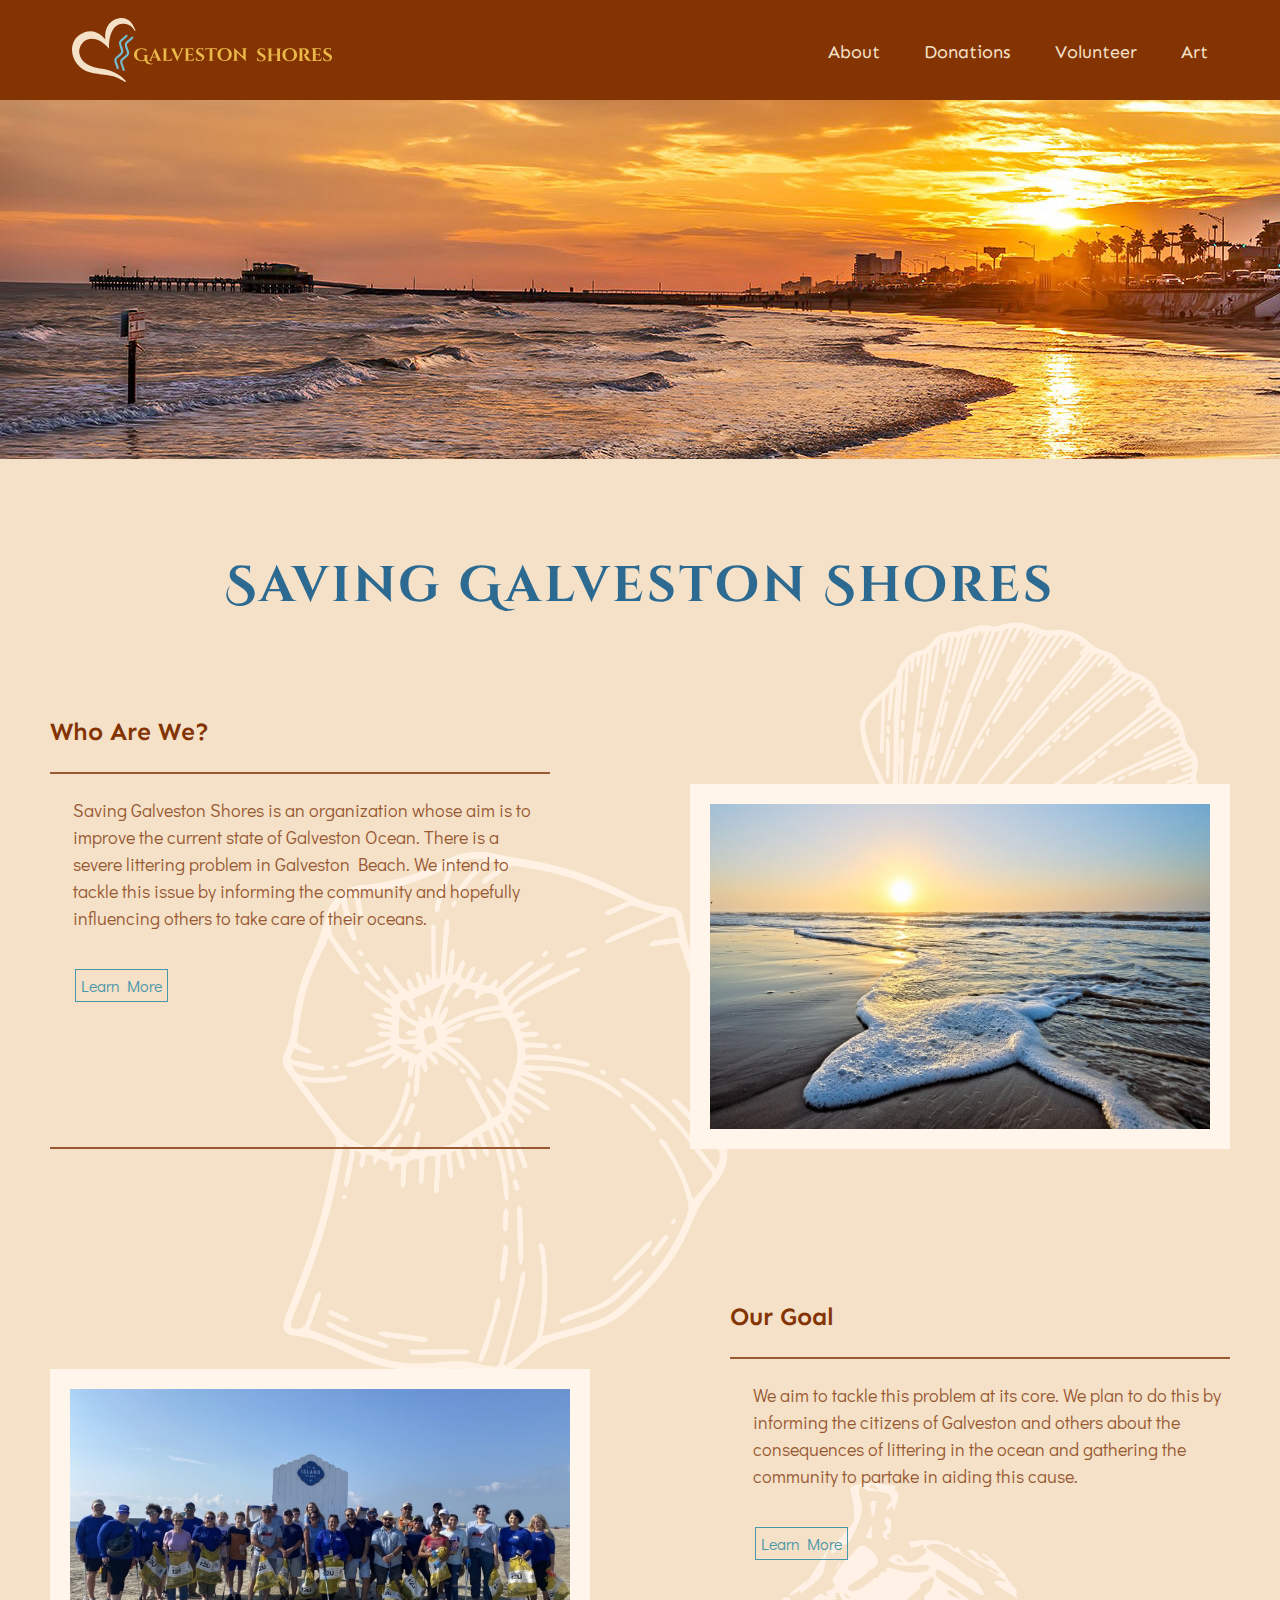
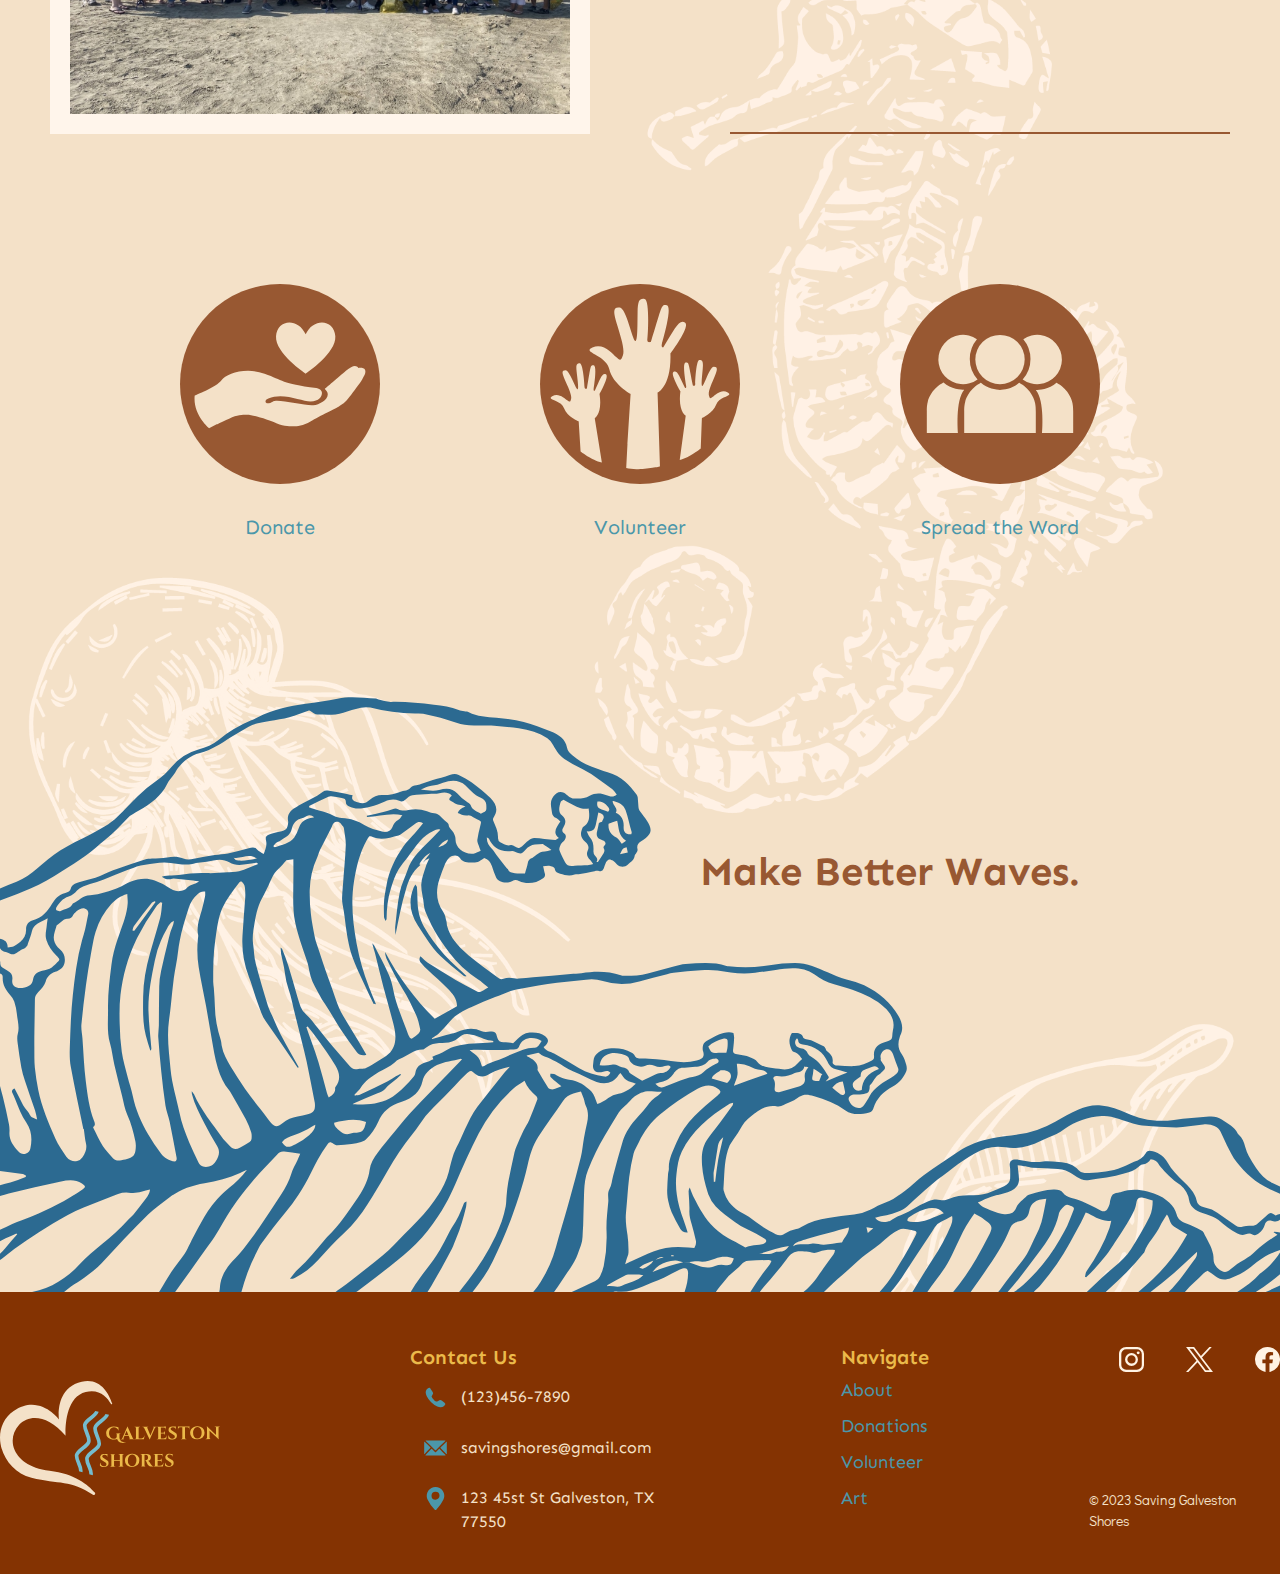
<file: index.html>
<!DOCTYPE html>
<html>

<head>
  <meta charset="utf-8">
  <title>Saving Galveston Shores</title>
  <meta name="viewport" content="width=device-width, initial-scale=1">
  <link rel="stylesheet" href="webstyle.css">
</head>



<body>

  <header>

    <!-- top left logo -->

    <a href="index.html"><img src="icons/logo2.svg" alt="Saving Galveston Shores Logo" width="260px" height="auto"></a>

    <!-- top navigation -->

    <nav>
      <ul>
        <li><a href="about.html">About</a></li>
        <li><a href="donations.html">Donations</a></li>
        <li><a href="volunteer.html">Volunteer</a></li>
        <li><a href="art.html">Art</a></li>
      </ul>
    </nav>

  </header>


  <!-- top image -->

  <section class= "indeximage"> 
    
  </section>


  <!-- background pattern starts -->

  <section class= "background">

    <!-- main info starts -->

    <div class="main">

      <h1>Saving Galveston Shores</h1>


      <!-- image and text side by side -->

      <div class="twocolm"> 

        <div class="text">

          <h3>Who Are We?</h3>
          <p>Saving Galveston Shores is an organization whose aim is to improve the current state of Galveston Ocean. There is a severe littering problem in Galveston Beach. We intend to tackle this issue by informing the community and hopefully influencing others to take care of their oceans.</p>

          <a href="about.html">Learn More</a>

        </div>

        <img src="images/east_beach.jpg" alt="East Beach" width="817" height="570"> 

      </div>


      <!-- image and text side by side --> 

      <div class="twocolm">

        <img src="images/group.jpg" alt="Better Waves Team" width="817" height="570">

          <div class="text">

            <h3>Our Goal</h3>
            <p>We aim to tackle this problem at its core. We plan to do this by informing the citizens of Galveston and others about the consequences of littering in the ocean and gathering the community to partake in aiding this cause.</p>
            <a href="about.html">Learn More</a>

          </div>

      </div>

    </div>

    <!-- main info ends -->


    <!-- shortcut navigation -->

    <div class="shortcut">

      <!-- icon and text -->
        
      <div class="icon">
          
        <img src="icons/donate.svg" alt="Donate Icon">
        <p><a href="donations.html">Donate</a></p>
            
      </div>

      <!-- icon and text -->

      <div class="icon">
          
        <img src="icons/volunteer.svg" alt="Volunteer Icon">
        <p><a href="volunteer.html">Volunteer</a></p>
            
      </div>

      <!-- icon and text -->

      <div class="icon">
          
        <img src="icons/spread_the_word.svg" alt="Spread the Word Icon">
        <p><a href="art.html">Spread the Word</a></p>
            
      </div>

    </div>

    <!-- shortcut navigation ends -->


    <!-- wave graphic and text -->

    <section class="waves">

      <blockquote>Make Better Waves.</blockquote>
          
    </section>

    <!-- wave graphic ends -->

  </section>

  <!-- background pattern ends -->



  <footer>

    <!-- bottom left logo -->

    <img src="icons/logo.svg" alt="Saving Galveston Shores Logo" width="220px" height="auto">

    <!-- contact list -->

    <div class="contact">

      <ul>

        <!-- title -->

        <li>Contact Us</li>

        <!-- icon with text side by side -->

        <li>

          <img src="icons/phone.svg" alt="Phone Icon" width="50.51" height="50.51">
          <p>(123)456-7890</p>

        </li>

        <!-- icon with text side by side -->

        <li>

          <img src="icons/mail.svg" alt="Email Icon" width="50.51" height="50.51">
          <p>savingshores@gmail.com</p>

        </li>

        <!-- icon with text side by side -->

        <li>

          <img src="icons/location.svg" alt="Location Icon" width="50.51" height="50.51">
          <p>123 45st St Galveston, TX 77550</p>

        </li>

      </ul>

    </div>

    <!-- contact list ends -->


    <!-- bottom navigation -->

    <div class="footernav">

      <ul>

        <!-- title -->

        <li>Navigate<li>

        <!-- navigation list -->

        <li><a href="about.html">About</a></li>
        <li><a href="donations.html">Donations</a></li>
        <li><a href="volunteer.html">Volunteer</a></li>
        <li><a href="art.html">Art</a></li>

      </ul>

    </div>

    <!-- bottom navigation ends -->


    <!-- social and copyright begins -->

    <div class="lastinfo">

      <!-- social icons begin-->

      <div class="social">

        <ul>

          <li><img src="icons/instagram.svg" alt="Instagram Icon" width="auto" height="25"></li>
          <li><img src="icons/twitter.svg" alt="Twitter Icon" width="auto" height="25"></li>
          <li><img src="icons/facebook.svg" alt="Facebook Icon" width="auto" height="25"></li>

        </ul>

      </div>

      <!-- social icons end -->


      <!-- copyright -->

      <p>© 2023 Saving Galveston Shores</p>

    </div>

    <!-- social and copyright ends -->
    
  </footer>

</body>

</html>
</file>
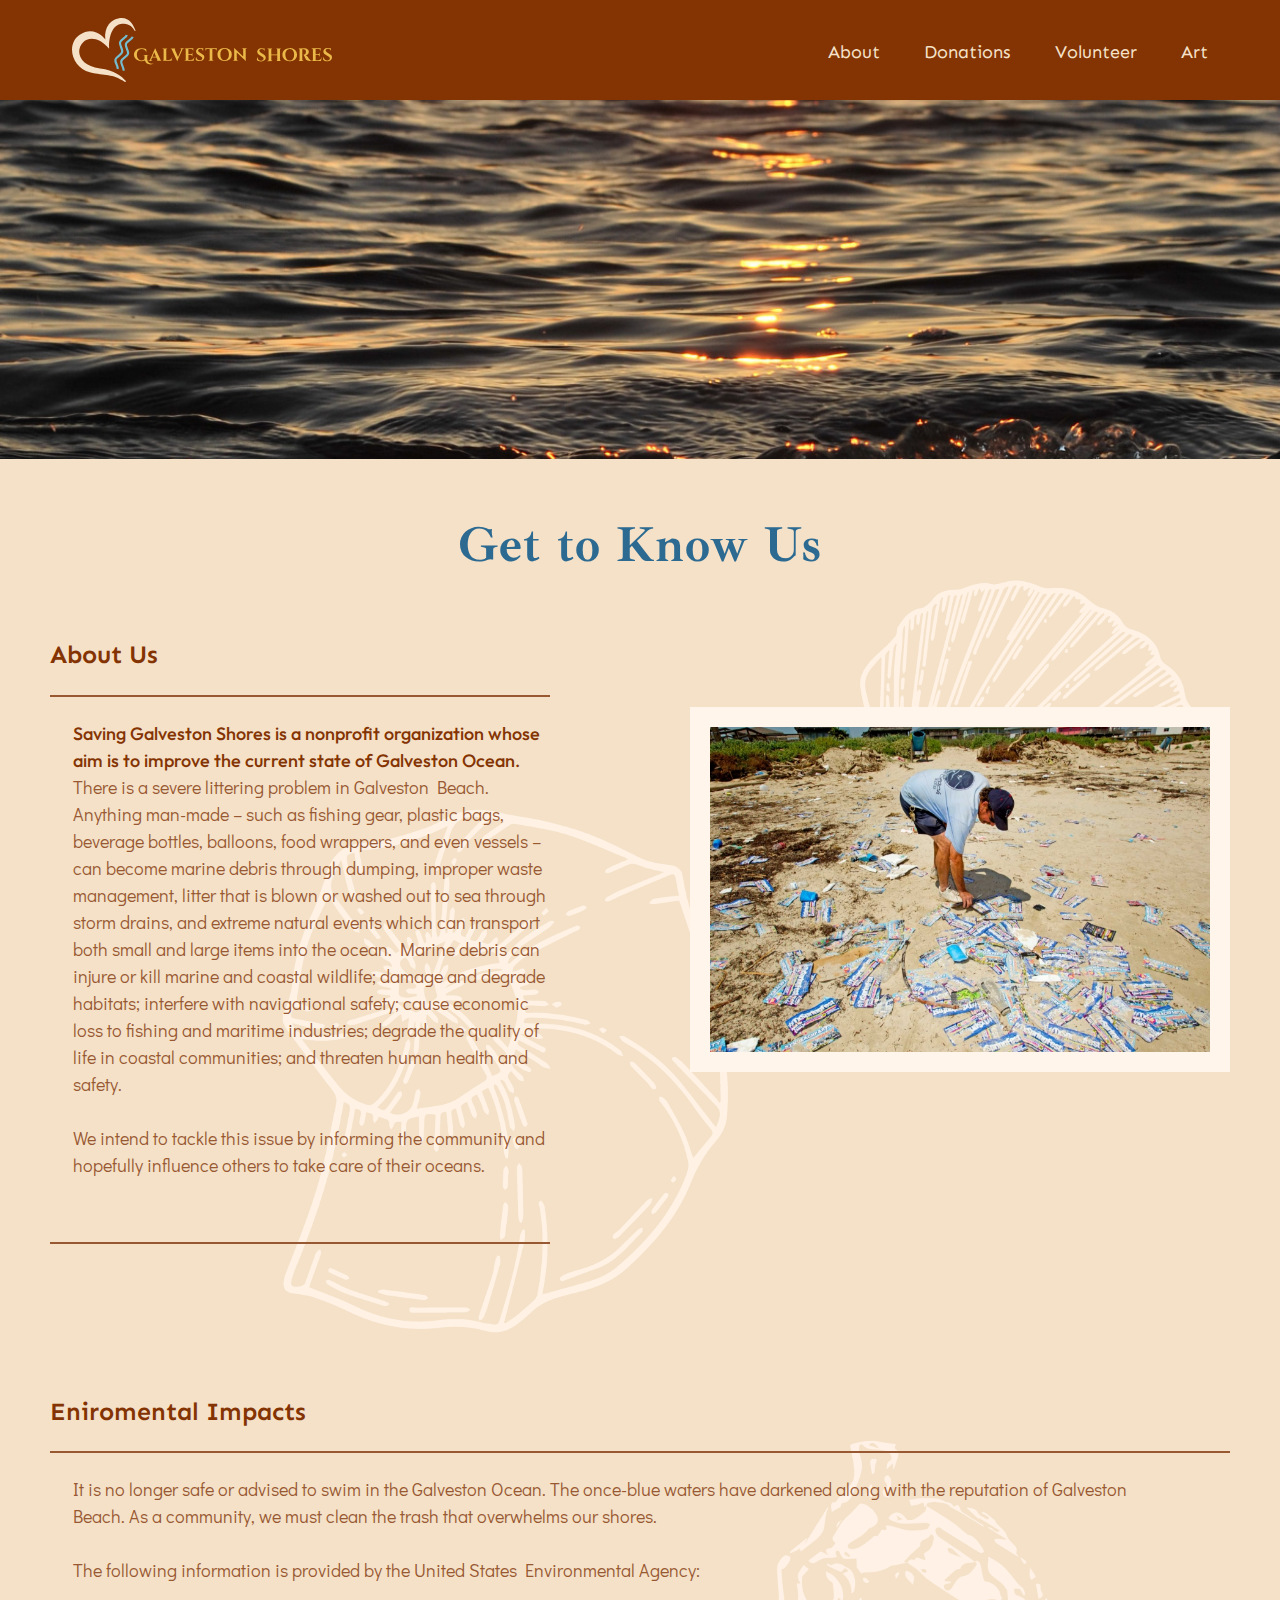
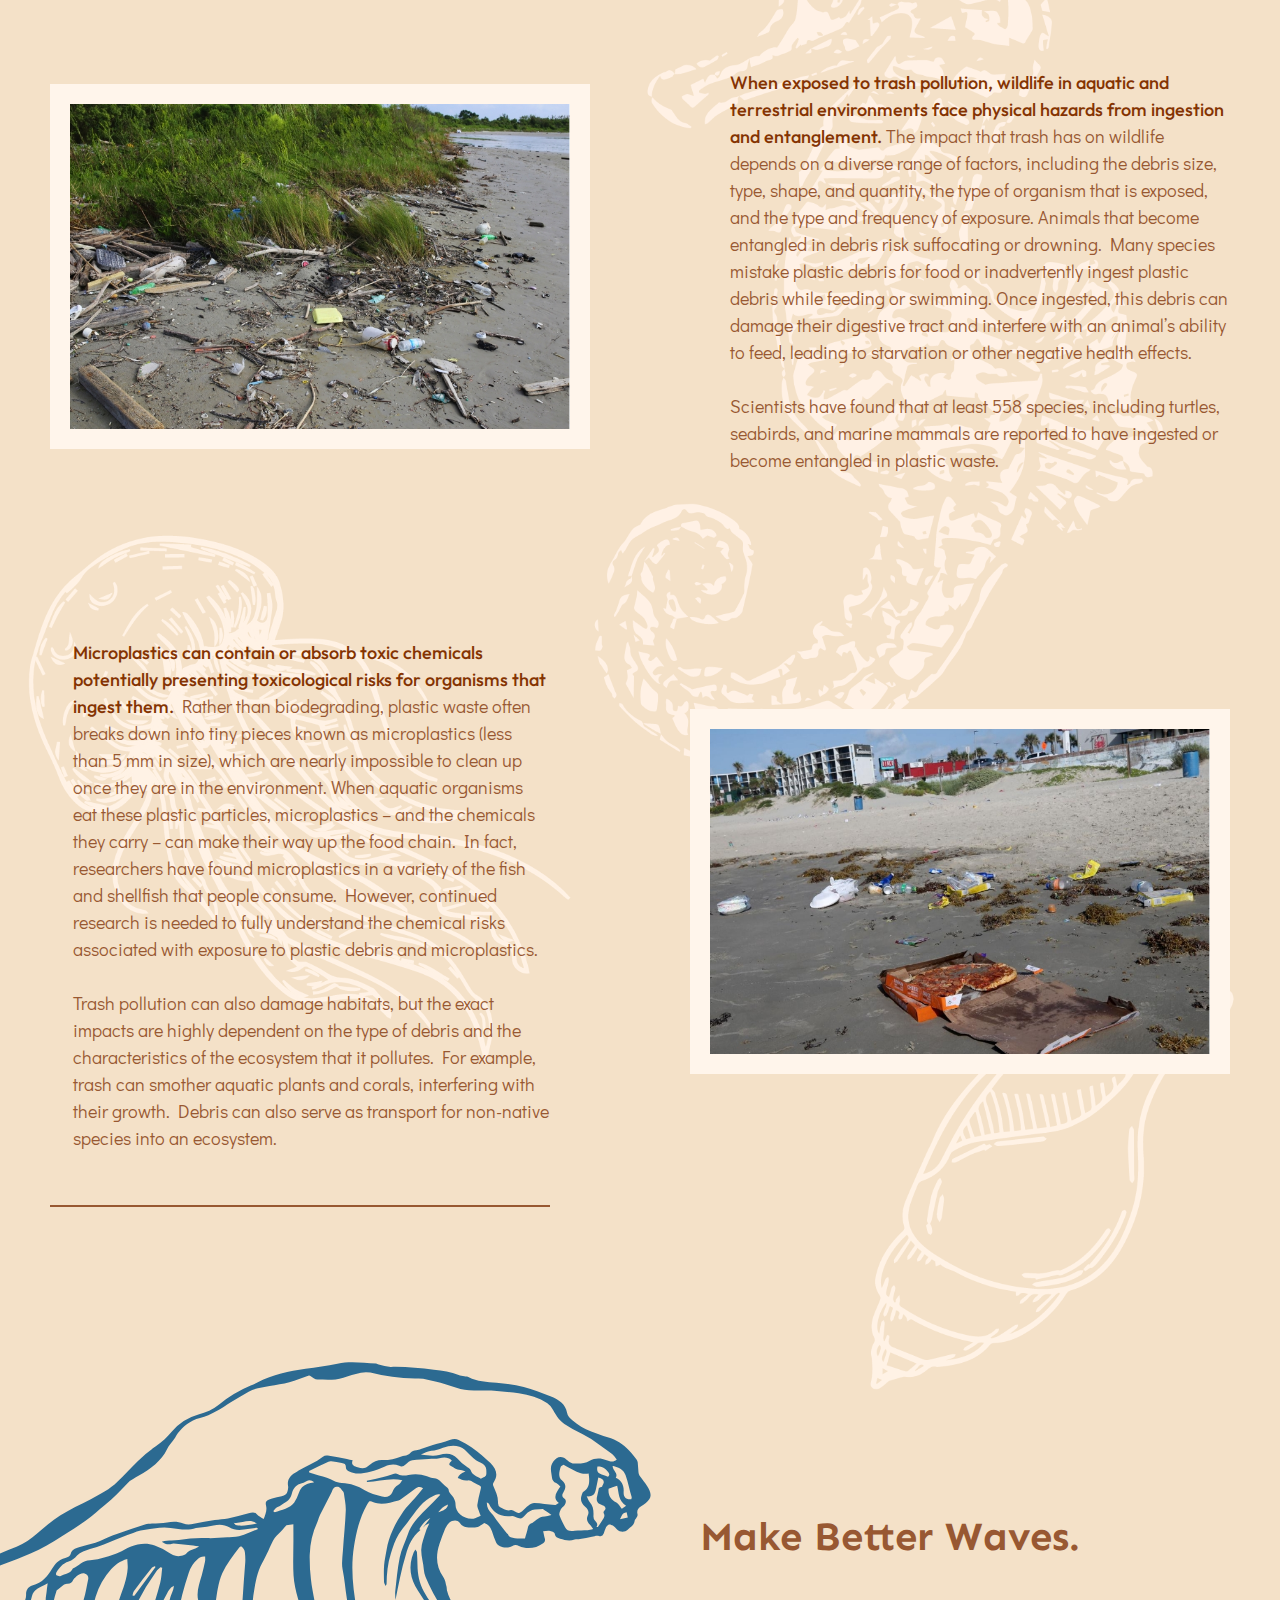
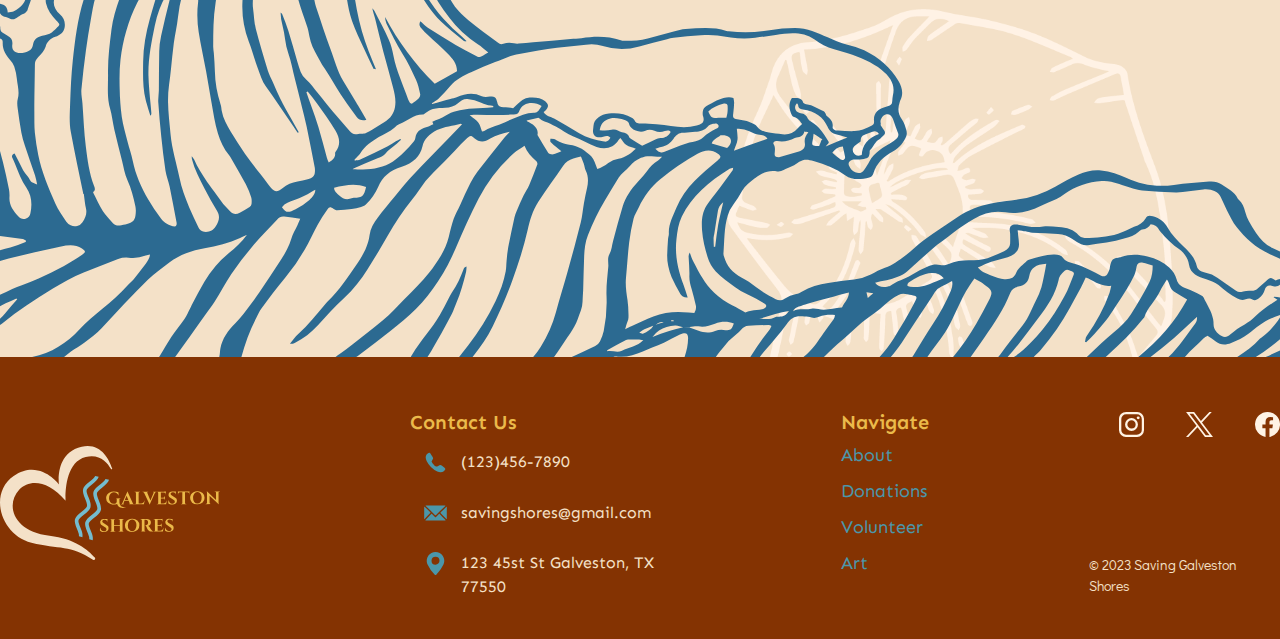
<file: about.html>
<!DOCTYPE html>
<html>

<head>
  <meta charset="utf-8">
  <title>Saving Galveston Shores</title>
  <meta name="viewport" content="width=device-width, initial-scale=1">
  <link rel="stylesheet" href="webstyle.css">
</head>



<body>

  <header>

    <!-- top left logo -->

    <a href="index.html"><img src="icons/logo2.svg" alt="Saving Galveston Shores Logo" width="260px" height="auto"></a>

    <!-- top navigation -->

      <nav>
        <ul>
        	<li><a href="about.html">About</a></li>
          <li><a href="donations.html">Donations</a></li>
          <li><a href="volunteer.html">Volunteer</a></li>
          <li><a href="art.html">Art</a></li>
        </ul>
      </nav>

  </header>


  <!-- top image -->

  <section class= "aboutimage">
    
  </section>


  <!-- background pattern starts -->

  <section class= "background">


    <!-- main information starts -->

    <div class="main">

      <!-- top title -->

      <h2>Get to Know Us</h2>

      <!-- image and text side by side -->

      <div class="twocolm">

        <!-- subtitle and text begins -->

        <div class="text">

          <!-- subtitle -->

          <h3>About Us</h3>

          <!-- text -->

          <p><b>Saving Galveston Shores is a nonprofit organization whose aim is to improve the current state of Galveston Ocean.</b> There is a severe littering problem in Galveston Beach. Anything man-made – such as fishing gear, plastic bags, beverage bottles, balloons, food wrappers, and even vessels – can become marine debris through dumping, improper waste management, litter that is blown or washed out to sea through storm drains, and extreme natural events which can transport both small and large items into the ocean. 
          Marine debris can injure or kill marine and coastal wildlife; damage and degrade habitats; interfere with navigational safety; cause economic loss to fishing and maritime industries; degrade the quality of life in coastal communities; and threaten human health and safety. 
          <br> <br> 
        	 We intend to tackle this issue by informing the community and hopefully influence others to take care of their oceans. </p>

        </div>

        <!-- subtitle and text ends -->

        <img src="images/cleaning.jpg" alt="Man picking up plastic" width="817" height="570">

      </div>

      <!-- image and text side by side -->


      <!-- subtitle and text begins -->

      <!-- subtitle -->

      <h3>Eniromental Impacts</h3>

      <!-- text -->

      <div class="toptext">

        <p>It is no longer safe or advised to swim in the Galveston Ocean. The once-blue waters have darkened along with the reputation of Galveston Beach. As a community, we must clean the trash that overwhelms our shores. 
        <br> <br>
        The following information is provided by the United States Environmental Agency:</p>

    	</div>

      <!-- subtitle and text ends -->


      <!-- image and text side by side -->
          
      <div class="twocolm">

        <img src="images/trash.jpg" alt="trash on beach" width="817" height="570">

        <!-- text -->

        <div class="middletext">

          <p><b>When exposed to trash pollution, wildlife in aquatic and terrestrial environments face physical hazards from ingestion and entanglement.</b> The impact that trash has on wildlife depends on a diverse range of factors, including the debris size, type, shape, and quantity, the type of organism that is exposed, and the type and frequency of exposure. Animals that become entangled in debris risk suffocating or drowning. Many species mistake plastic debris for food or inadvertently ingest plastic debris while feeding or swimming. Once ingested, this debris can damage their digestive tract and interfere with an animal’s ability to feed, leading to starvation or other negative health effects. 
          <br> <br>
          Scientists have found that at least 558 species, including turtles, seabirds, and marine mammals are reported to have ingested or become entangled in plastic waste.</p>

        </div>

      </div>

      <!-- image and text side by side ends -->


      <!-- image and text side by side -->

  	  <div class="twocolm">

        <!-- text -->

        <div class="bottomtext">

          <p><b>Microplastics can contain or absorb toxic chemicals potentially presenting toxicological risks for organisms that ingest them.</b> Rather than biodegrading, plastic waste often breaks down into tiny pieces known as microplastics (less than 5 mm in size), which are nearly impossible to clean up once they are in the environment.  When aquatic organisms eat these plastic particles, microplastics – and the chemicals they carry – can make their way up the food chain. In fact, researchers have found microplastics in a variety of the fish and shellfish that people consume. However, continued research is needed to fully understand the chemical risks associated with exposure to plastic debris and microplastics. 
          <br> <br>
          Trash pollution can also damage habitats, but the exact impacts are highly dependent on the type of debris and the characteristics of the ecosystem that it pollutes.  For example, trash can smother aquatic plants and corals, interfering with their growth. Debris can also serve as transport for non-native species into an ecosystem.</p>

        </div>

  	    <img src="images/aftermath.jpg" alt="trash on beach" width="817" height="570">

      </div>

      <!-- image and text side by side ends -->

    </div>  

    <!-- main information ends -->


    <!-- wave graphic begins-->

    <section class="waves">

      <blockquote>Make Better Waves.</blockquote>
          
    </section>

    <!-- wave graphic ends -->

  </section>

  <!-- background pattern ends -->


  <footer>

    <!-- bottom left logo -->

    <img src="icons/logo.svg" alt="Saving Galveston Shores Logo" width="220px" height="auto">

    <!-- contact list -->

    <div class="contact">

      <ul>

        <!-- title -->

        <li>Contact Us</li>

        <!-- icon with text side by side -->

        <li>

          <img src="icons/phone.svg" alt="Phone Icon" width="50.51" height="50.51">
            <p>(123)456-7890</p>

        </li>

        <!-- icon with text side by side -->

        <li>

          <img src="icons/mail.svg" alt="Email Icon" width="50.51" height="50.51">
            <p>savingshores@gmail.com</p>

        </li>

        <!-- icon with text side by side -->

        <li>

          <img src="icons/location.svg" alt="Location Icon" width="50.51" height="50.51">
          <p>123 45st St Galveston, TX 77550</p>

        </li>

      </ul>

    </div>

    <!-- contact list ends -->


    <!-- bottom navigation -->

    <div class="footernav">

        <ul>

          <!-- title -->

          <li>Navigate<li>

          <!-- navigation list -->

          <li><a href="about.html">About</a></li>
          <li><a href="donations.html">Donations</a></li>
          <li><a href="volunteer.html">Volunteer</a></li>
          <li><a href="art.html">Art</a></li>

        </ul>

    </div>

    <!-- bottom navigation ends -->


    <!-- social and copyright begins -->

    <div class="lastinfo">

      <!-- social icons begin -->

      <div class="social">

        <ul>
          <li><img src="icons/instagram.svg" alt="Instagram Icon" width="auto" height="25"></li>
          <li><img src="icons/twitter.svg" alt="Twitter Icon" width="auto" height="25"></li>
          <li><img src="icons/facebook.svg" alt="Facebook Icon" width="auto" height="25"></li>
        </ul>

      </div>

      <!-- social icons end -->


      <!-- copyright -->

      <p>© 2023 Saving Galveston Shores</p>

    </div>

    <!-- social and copyright ends -->
    
  </footer>

</body>

</html>
</file>
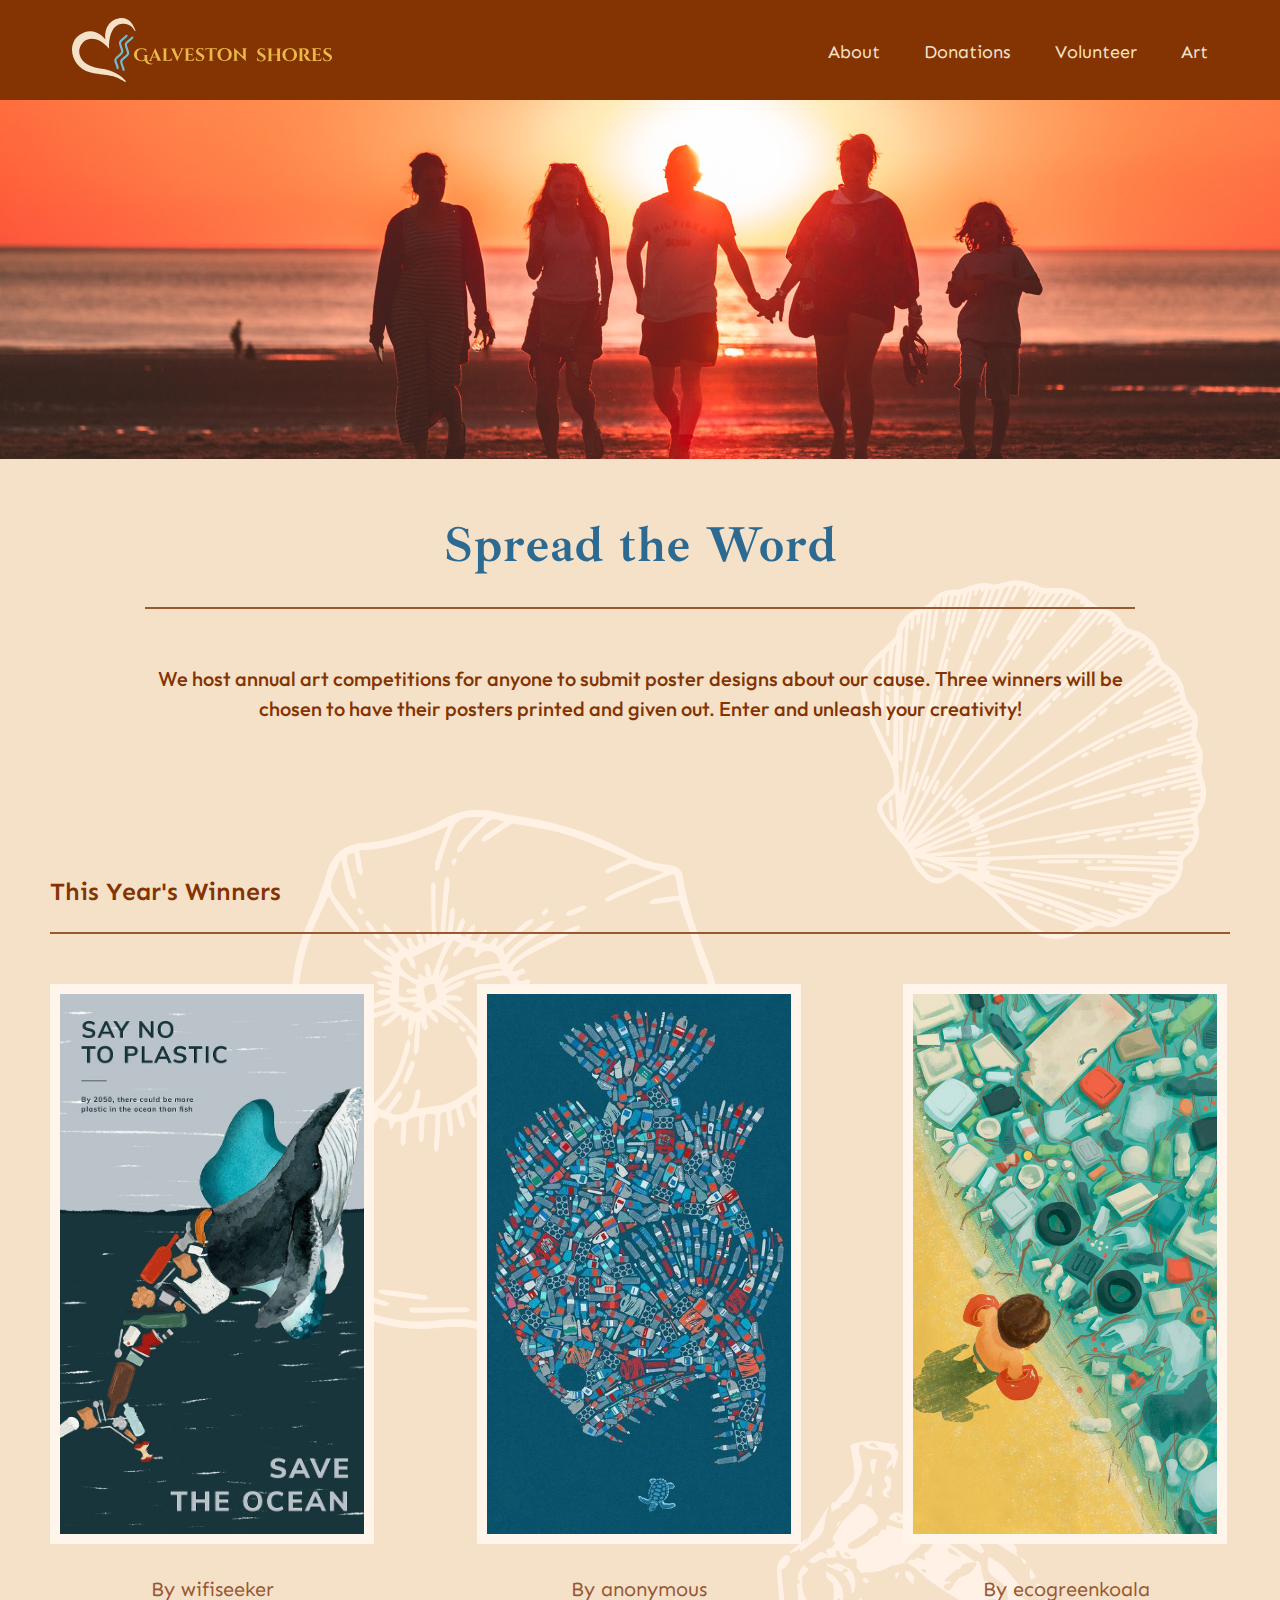
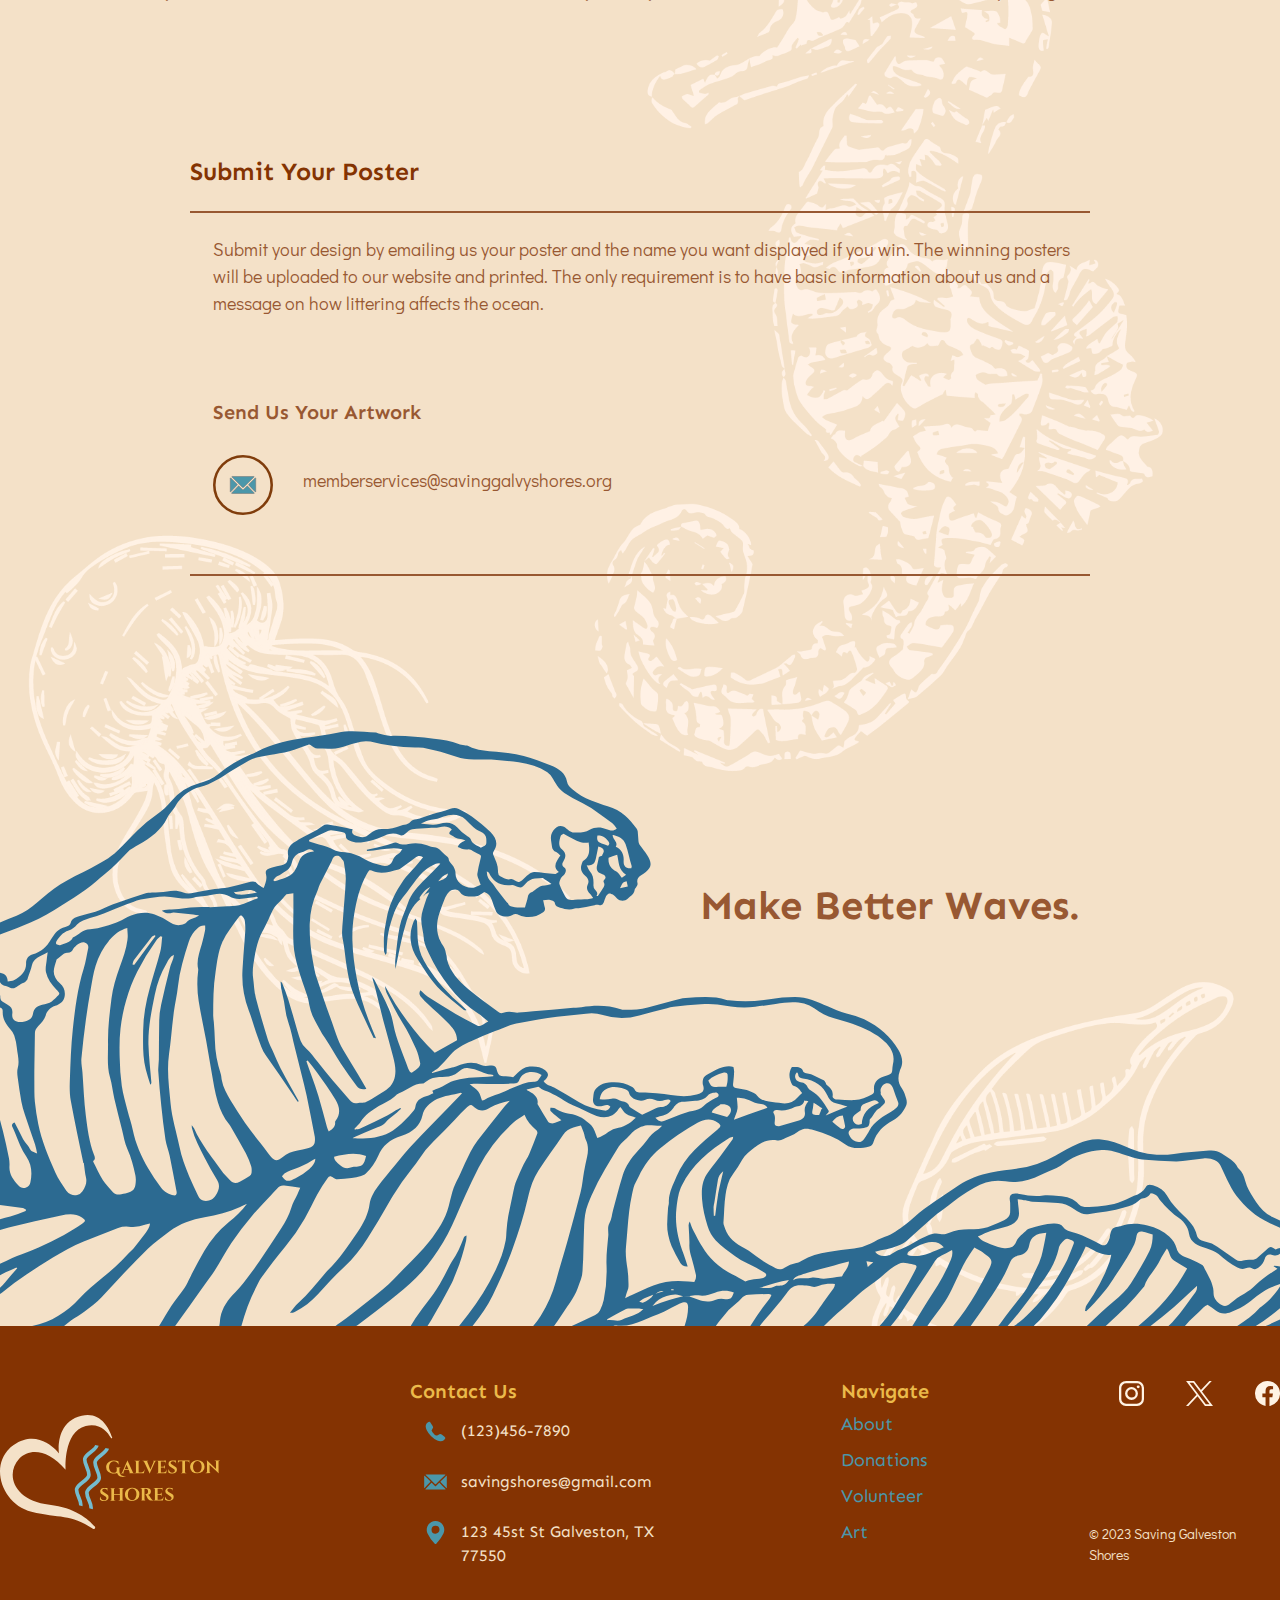
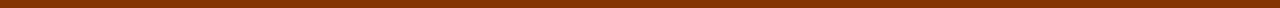
<file: art.html>
<!DOCTYPE html>
<html>

<head>
  <meta charset="utf-8">
  <title>Saving Galveston Shores</title>
  <meta name="viewport" content="width=device-width, initial-scale=1">
  <link rel="stylesheet" href="webstyle.css">
</head>



<body>

  <header>

    <!-- top left logo -->

    <a href="index.html"><img src="icons/logo2.svg" alt="Saving Galveston Shores Logo" width="260px" height="auto"></a>

    <!-- top navigation -->

    <nav>
      <ul>
        <li><a href="about.html">About</a></li>
        <li><a href="donations.html">Donations</a></li>
        <li><a href="volunteer.html">Volunteer</a></li>
        <li><a href="art.html">Art</a></li>
      </ul>
    </nav>

  </header>


  <!-- top image -->

  <section class= "artimage">
    
  </section>


  <!-- background pattern starts -->

  <section class= "background">


    <!-- main information starts -->

    <div class="main3">

      <!-- top title and text -->

      <h2>Spread the Word</h2>

      <div class="intro">

        <p>We host annual art competitions for anyone to submit poster designs about our cause. Three winners will be chosen to have their posters printed and given out. Enter and unleash your creativity!</p>

      </div>

      <!-- subtitle and posters -->

      <h3>This Year's Winners</h3>

      <div class="posters">

        <!-- poster and artist -->

        <div class="postertext">

          <img src="images/poster1.jpg" alt="wifiseeker's Poster">
          <p>By wifiseeker</p>

        </div>

        <!-- poster and artist -->

        <div class="postertext">

          <img src="images/poster2.jpg" alt="anonymous's Poster">
          <p>By anonymous</p>

        </div>

        <!-- poster and artist -->

        <div class="postertext">

          <img src="images/poster3.jpg" alt="ecogreenkoala's Poster">
          <p>By ecogreenkoala</p>

        </div>

      </div>

      <!-- subtitle and posters end -->


      <!-- submit poster information -->

      <div class="submit">

        <!-- subtitle and text -->

        <h3>Submit Your Poster</h3>

        <div class="text2">
          
          <p>Submit your design by emailing us your poster and the name you want displayed if you win. The winning posters will be uploaded to our website and printed. The only requirement is to have basic information about us and a message on how littering affects the ocean.</p>

        </div>

        <!-- subtitle and text ends -->

        <!-- call to action -->

        <div class="calltoaction">

          <p>Send Us Your Artwork</p>

        </div>

        <!-- icon and text -->

        <div class="icon3">

          <img src="icons/mail2.svg" alt="Mail Icon">
          <p>memberservices@savinggalvyshores.org</p>

        </div>

      </div>

      <!-- submit poster information ends -->

    </div>

    <!-- main information ends -->


    <!-- wave graphic begins-->

    <section class="waves">

      <blockquote>Make Better Waves.</blockquote>
              
    </section>

    <!-- wave graphic ends -->

  </section>

  <!-- background pattern ends -->


  <footer>

    <!-- bottom left logo -->

    <img src="icons/logo.svg" alt="Saving Galveston Shores Logo" width="220px" height="auto">

    <!-- contact list -->

    <div class="contact">

        <ul>

          <!-- title -->

          <li>Contact Us</li>

          <!-- icon with text side by side -->

          <li>

            <img src="icons/phone.svg" alt="Phone Icon" width="50.51" height="50.51">
            <p>(123)456-7890</p>

          </li>

          <!-- icon with text side by side -->

          <li>

            <img src="icons/mail.svg" alt="Email Icon" width="50.51" height="50.51">
            <p>savingshores@gmail.com</p>

          </li>

          <!-- icon with text side by side -->

          <li>

            <img src="icons/location.svg" alt="Location Icon" width="50.51" height="50.51">
            <p>123 45st St Galveston, TX 77550</p>

          </li>

        </ul>

    </div>

    <!-- contact list ends -->


    <!-- bottom navigation -->

    <div class="footernav">

      <ul>

        <!-- title -->

        <li>Navigate<li>

        <!-- navigation list -->

        <li><a href="about.html">About</a></li>
        <li><a href="donations.html">Donations</a></li>
        <li><a href="volunteer.html">Volunteer</a></li>
        <li><a href="art.html">Art</a></li>

      </ul>

    </div>

    <!-- bottom navigation ends -->


    <!-- social and copyright begins -->

    <div class="lastinfo">

      <!-- social icons begin -->

      <div class="social">

        <ul>
          <li><img src="icons/instagram.svg" alt="Instagram Icon" width="auto" height="25"></li>
          <li><img src="icons/twitter.svg" alt="Twitter Icon" width="auto" height="25"></li>
          <li><img src="icons/facebook.svg" alt="Facebook Icon" width="auto" height="25"></li>
        </ul>

      </div>

      <!-- social icons end -->


      <!-- copyright -->

      <p>© 2023 Saving Galveston Shores</p>

    </div>

    <!-- social and copyright ends -->
    
  </footer>

</body>

</html>
</file>
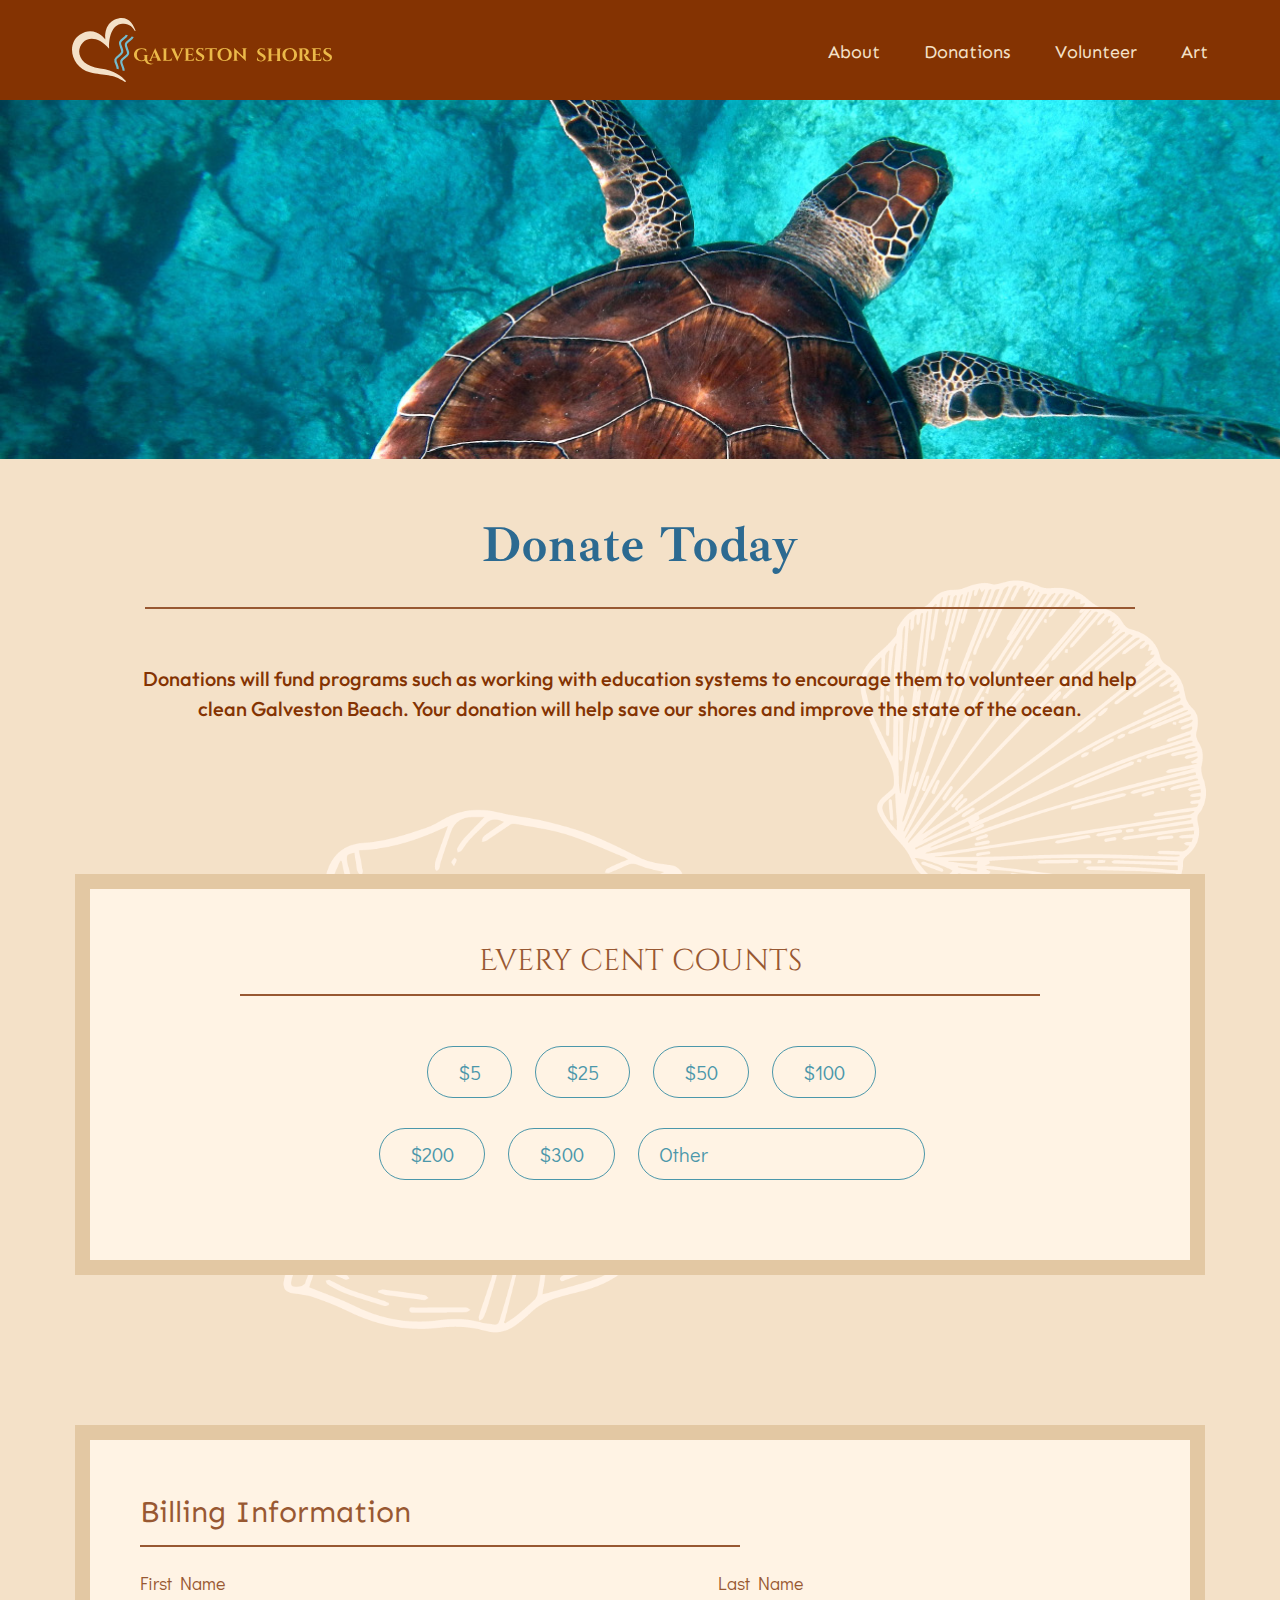
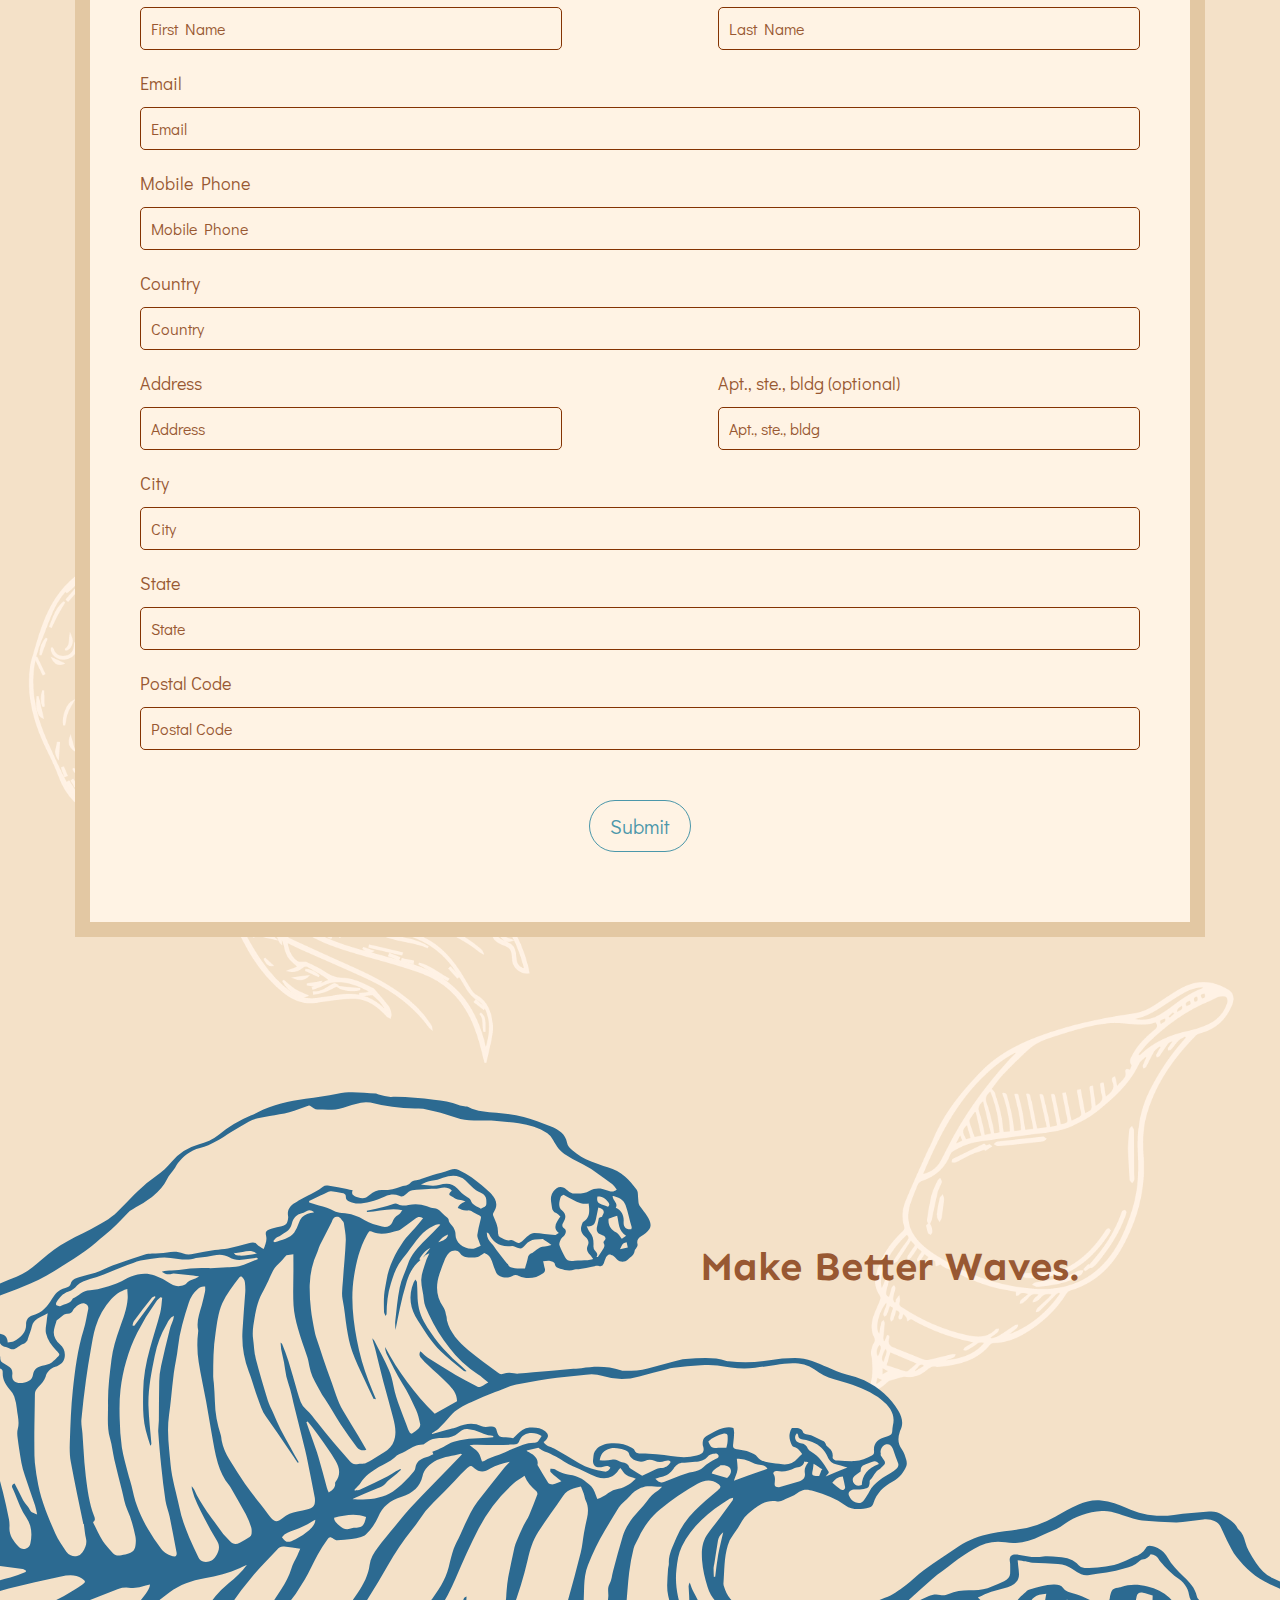
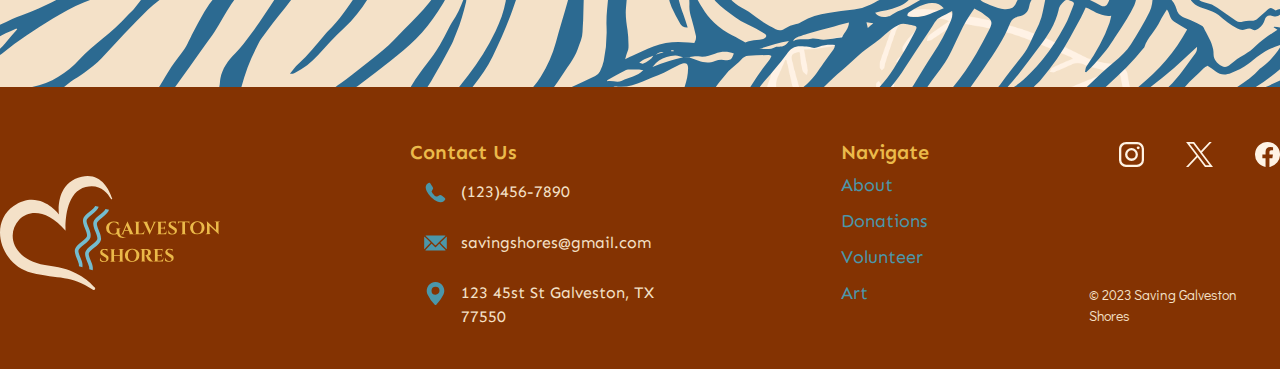
<file: donations.html>
<!DOCTYPE html>
<html>

<head>
  <meta charset="utf-8">
  <title>Saving Galveston Shores</title>
  <meta name="viewport" content="width=device-width, initial-scale=1">
  <link rel="stylesheet" href="webstyle.css">
</head>



<body>

  <header>

    <!-- top left logo -->

    <a href="index.html"><img src="icons/logo2.svg" alt="Saving Galveston Shores Logo" width="260px" height="auto"></a>

    <!-- top navigation -->

    <nav>
      <ul>
        <li><a href="about.html">About</a></li>
        <li><a href="donations.html">Donations</a></li>
        <li><a href="volunteer.html">Volunteer</a></li>
        <li><a href="art.html">Art</a></li>
      </ul>
    </nav>

  </header>


  <!-- top image -->

  <section class= "donationsimage">
    
  </section>


  <!-- background pattern starts -->

  <section class= "background">

    <!-- main info starts -->

    <div class="main3">

      <!-- top title and text -->

      <h2>Donate Today</h2>

      <div class="intro">

        <p>Donations will fund programs such as working with education systems to encourage them to volunteer and help clean Galveston Beach. Your donation will help save our shores and improve the state of the ocean.</p>
        
      </div>

    </div>

    <!-- main info ends -->



    <!-- donation amount selection begins -->

    <div class="amount">

      <p>Every cent counts</p>

      <!-- row of buttons -->

      <div class="row">

        <a>$5</a>
        <a>$25</a>
        <a>$50</a>
        <a>$100</a>

      </div>

      <!-- row of buttons -->

      <div class="row">

        <a>$200</a>
        <a>$300</a>
        <input type="text" name="specifiedamount" value="Other" maxlength="10" class="money-form-control">

      </div>

    </div>

    <!-- donation amount selection ends -->



    <!-- billing information form begins -->

    <div class="form">

      <p>Billing Information</p>

      <!-- fillout form begins -->

      <div class="fillform">

        <!-- two column fill -->

        <div class="twocolmform">

          <li><label>First Name <input type="text" name="firstname" value="First Name" maxlength="30" class="two-form-control"></label></li>
          <li><label>Last Name <input type="text" name="lastname" value="Last Name" maxlength="30" class="two-form-control"></label></li>

        </div>

        <!-- one column fill -->

        <div class="onecolmform">

          <li><label>Email <input type="text" name="email" value="Email" maxlength="30" class="form-control"></label></li>

        </div>

        <!-- one column fill -->

        <div class="onecolmform">

          <li><label>Mobile Phone <input type="text" name="mobilephone" value="Mobile Phone" maxlength="30" class="form-control"></label></li>
          
        </div>

        <!-- one column fill -->

        <div class="onecolmform">

          <li><label>Country <input type="text" name="country" value="Country" maxlength="30" class="form-control"></label></li>
          
        </div>

        <!-- two column fill -->

        <div class="twocolmform">

          <li><label>Address <input type="text" name="address" value="Address" maxlength="30" class="two-form-control"></label></li>
          <li><label>Apt., ste., bldg (optional) <input type="text" name="apt.ste.bldg." value="Apt., ste., bldg" maxlength="30" class="two-form-control"></label></li>
          
        </div>

        <!-- one column fill -->

        <div class="onecolmform">

          <li><label>City <input type="text" name="city" value="City" maxlength="30" class="form-control"></label></li>
          
        </div>

        <!-- one column fill -->

        <div class="onecolmform">

          <li><label>State <input type="text" name="state" value="State" maxlength="30" class="form-control"></label></li>
          
        </div>

        <!-- one column fill -->

        <div class="onecolmform">

          <li><label>Postal Code <input type="text" name="postalcode" value="Postal Code" maxlength="30" class="form-control"></label></li>
          
        </div>

      </div>

      <!-- fillout form ends -->

      <!-- submit donation -->

      <div class="donatebutton">

        <a href="donations.html">Submit</a>

      </div>

    </div>

    <!-- billing information form ends -->



    <!-- wave graphic begins-->

    <section class="waves">

      <blockquote>Make Better Waves.</blockquote>
          
    </section>

    <!-- wave graphic ends -->

  </section>

  <!-- background pattern ends -->



  <footer>

    <!-- bottom left logo -->

    <img src="icons/logo.svg" alt="Saving Galveston Shores Logo" width="220px" height="auto">

    <!-- contact list -->

    <div class="contact">

      <ul>

        <!-- title -->

        <li>Contact Us</li>

        <!-- icon with text side by side -->

        <li>

          <img src="icons/phone.svg" alt="Phone Icon" width="50.51" height="50.51">
          <p>(123)456-7890</p>

        </li>

        <!-- icon with text side by side -->

        <li>

          <img src="icons/mail.svg" alt="Email Icon" width="50.51" height="50.51">
          <p>savingshores@gmail.com</p>

        </li>

        <!-- icon with text side by side -->

        <li>

          <img src="icons/location.svg" alt="Location Icon" width="50.51" height="50.51">
          <p>123 45st St Galveston, TX 77550</p>

        </li>

      </ul>

    </div>

    <!-- contact list ends -->


    <!-- bottom navigation -->

    <div class="footernav">

      <ul>

        <!-- title -->

        <li>Navigate<li>

        <!-- navigation list -->

        <li><a href="about.html">About</a></li>
        <li><a href="donations.html">Donations</a></li>
        <li><a href="volunteer.html">Volunteer</a></li>
        <li><a href="art.html">Art</a></li>

      </ul>

    </div>

    <!-- bottom navigation ends -->


    <!-- social and copyright begins -->

    <div class="lastinfo">

      <!-- social icons begin -->

      <div class="social">

        <ul>

          <li><img src="icons/instagram.svg" alt="Instagram Icon" width="auto" height="25"></li>
          <li><img src="icons/twitter.svg" alt="Twitter Icon" width="auto" height="25"></li>
          <li><img src="icons/facebook.svg" alt="Facebook Icon" width="auto" height="25"></li>

        </ul>

      </div>

      <!-- social icons end -->


      <!-- copyright -->

      <p>© 2023 Saving Galveston Shores</p>

    </div>

    <!-- social and copyright ends -->
    
  </footer>

</body>

</html>
</file>
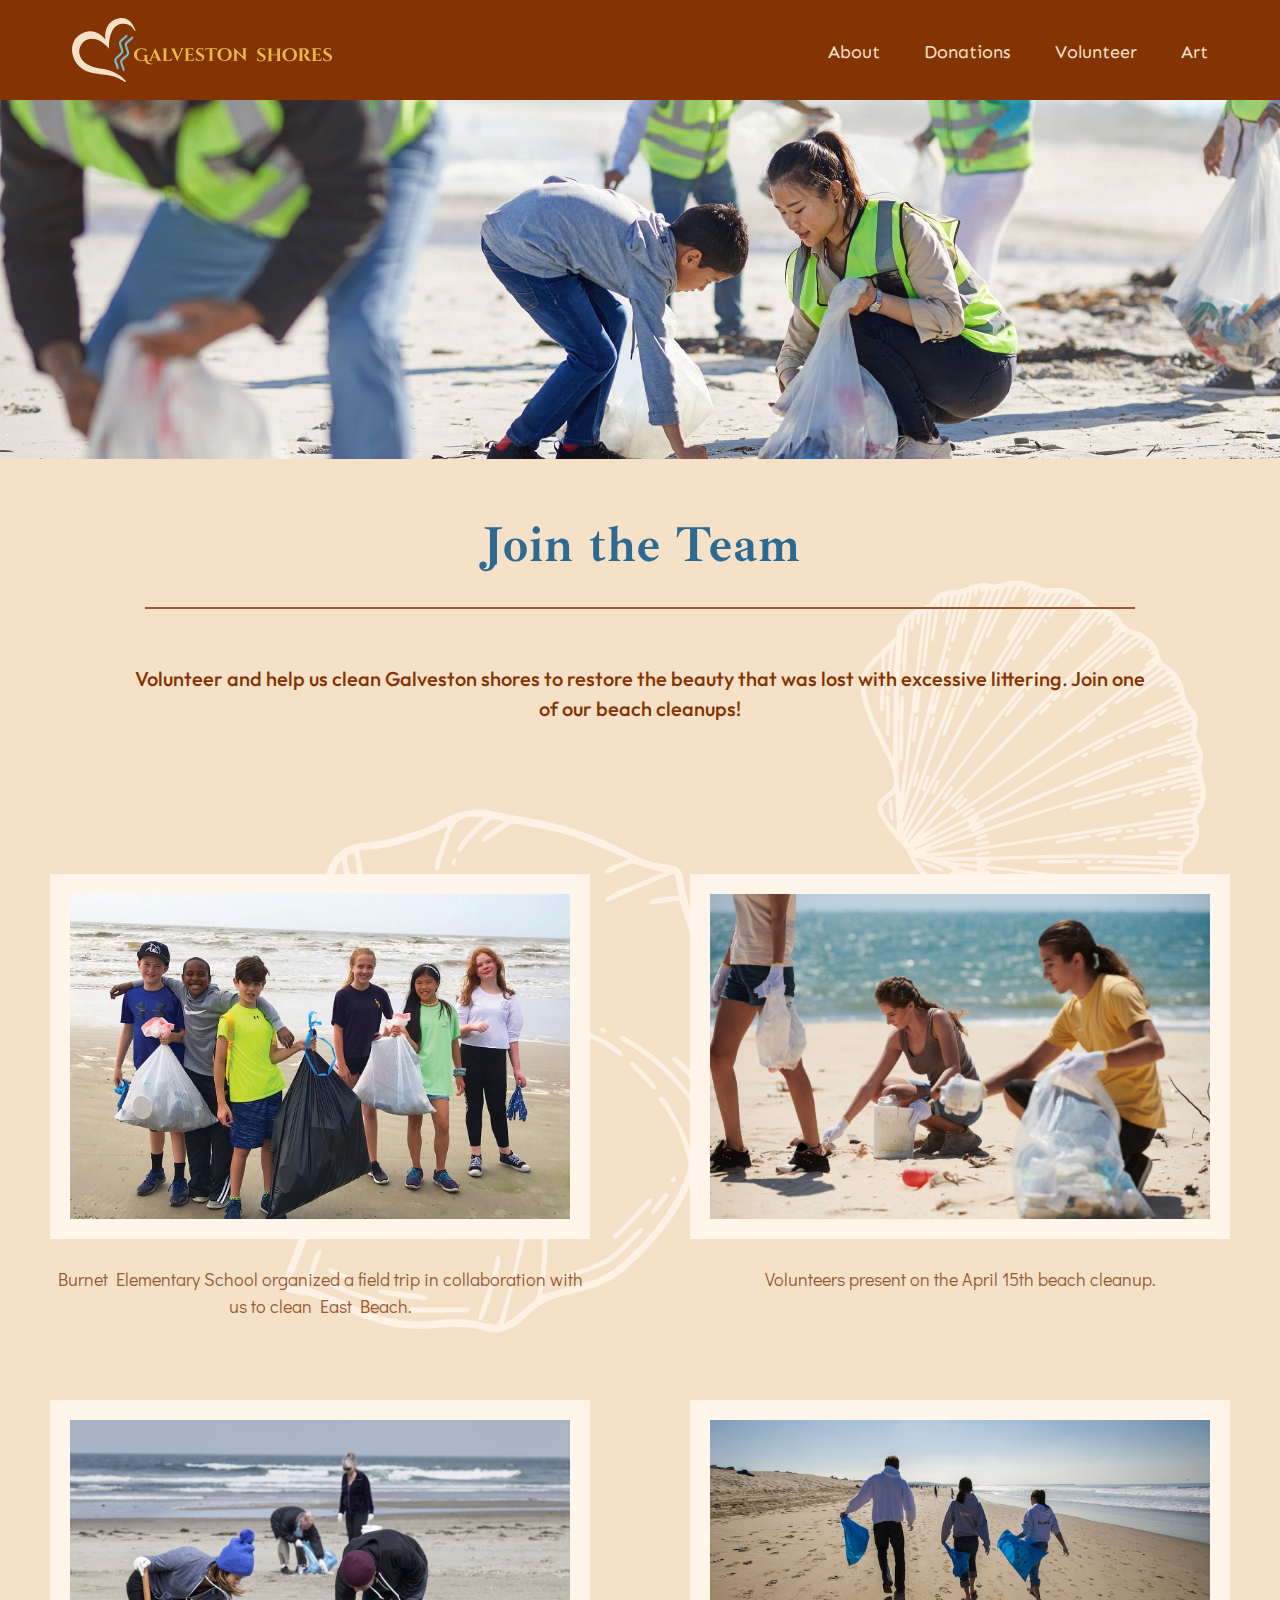
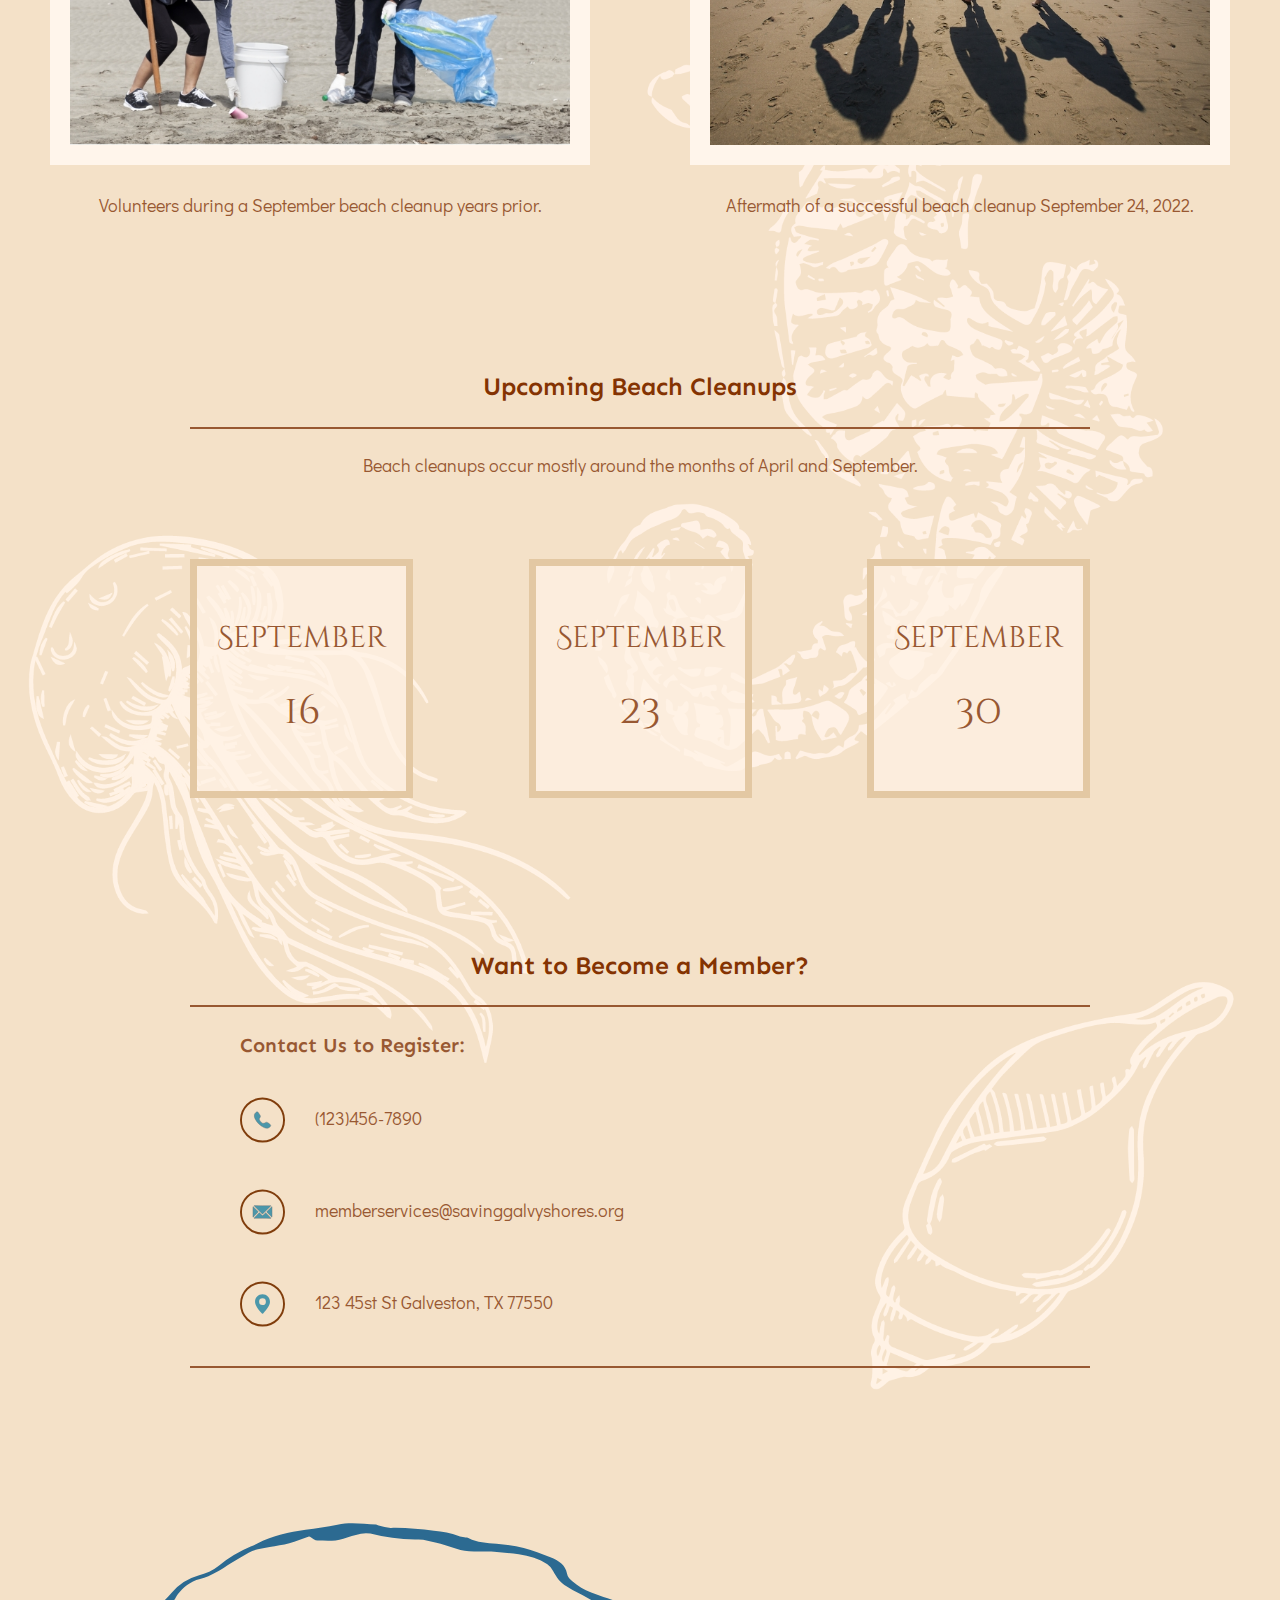
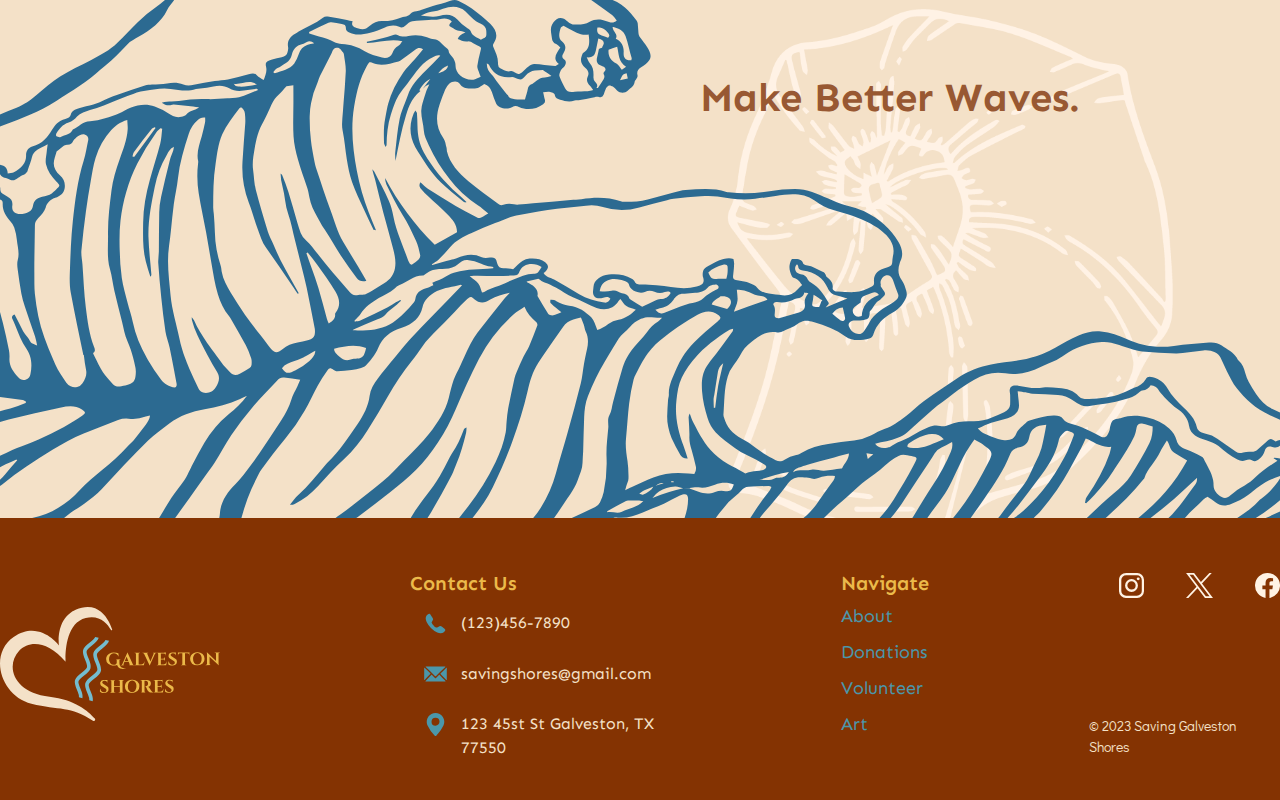
<file: volunteer.html>
<!DOCTYPE html>
<html>

<head>
  <meta charset="utf-8">
  <title>Saving Galveston Shores</title>
  <meta name="viewport" content="width=device-width, initial-scale=1">
  <link rel="stylesheet" href="webstyle.css">
</head>



<body>

  <header>

    <!-- top left logo -->

    <a href="index.html"><img src="icons/logo2.svg" alt="Saving Galveston Shores Logo" width="260px" height="auto"></a>

    <!-- top navigation -->

    <nav>
      <ul>
        <li><a href="about.html">About</a></li>
        <li><a href="donations.html">Donations</a></li>
        <li><a href="volunteer.html">Volunteer</a></li>
        <li><a href="art.html">Art</a></li>
      </ul>
    </nav>

  </header>


  <!-- top image -->

  <section class= "volunteerimage">
    
  </section>


  <!-- background pattern starts -->

  <section class= "background">


    <!-- main information starts -->

    <div class="main3">

      <!-- top title and text -->

      <h2>Join the Team</h2>

      <div class="intro">

        <p>Volunteer and help us clean Galveston shores to restore the beauty that was lost with excessive littering. Join one of our beach cleanups!</p>

      </div>


      <!-- image gallery begins -->

      <!-- two column image -->

      <div class="imagegallery">

        <div class="twocolmgallery">

          <div class="description">

            <img src="images/smallgroup.jpg" alt="Youth Beach Clean Up" width="817" height="570">

            <p>Burnet Elementary School organized a field trip in collaboration with us to clean East Beach.</p>

          </div>

          <div class="description">

            <img src="images/cleanup.jpg" alt="Women Picking Up Trash" width="817" height="570">

            <p>Volunteers present on the April 15th beach cleanup.</p>

          </div>

        </div>

      <!-- two column image -->

        <div class="twocolmgallery">

          <div class="description">

            <img src="images/septcleanup.jpg" alt="September Cleanup" width="817" height="570">

            <p>Volunteers during a September beach cleanup years prior.</p>

          </div>

          <div class="description">

            <img src="images/finishedclean.jpg" alt="Three Friends Who Finished Cleaning" width="817" height="570">

            <p>Aftermath of a successful beach cleanup September 24, 2022.</p>

          </div>

        </div>

      </div>

      <!-- image gallery ends -->


      <!-- event information begins -->

      <div class="events">

        <!-- title and text -->

        <h3>Upcoming Beach Cleanups</h3>

        <p>Beach cleanups occur mostly around the months of April and September.</p>

        <!-- row of dates begins -->

        <div class="dates">

          <div class="mmdd">

            <p>September</p>

            <div class="number">

              <p>16</p>

            </div>

          </div>

          <div class="mmdd">

            <p>September</p>

            <div class="number">

              <p>23</p>

            </div>

          </div>

          <div class="mmdd">

            <p>September</p>

            <div class="number">

              <p>30</p>

            </div>

          </div>

        </div>

        <!-- row of dates ends -->

      </div>

      <!-- event information ends -->


      <!-- contact information begins -->

      <div class="volunteercontactinfo">

        <!-- title and text -->

        <div class="contactintro">

          <h3>Want to Become a Member?</h3>
          <p>Contact Us to Register:</p>

        </div>

        <!-- conatct list begins -->

        <div class="contactvolunteer">

          <!-- icon and text side by side -->

          <div class="icon2">

            <img src="icons/phone2.svg" alt="Phone Icon">
            <p>(123)456-7890</p>

          </div>

          <!-- icon and text side by side -->

          <div class="icon2">

            <img src="icons/mail2.svg" alt="Mail Icon">
            <p>memberservices@savinggalvyshores.org</p>

          </div>

          <!-- icon and text side by side -->

          <div class="icon2">

            <img src="icons/location2.svg" alt="Location Icon">
            <p>123 45st St Galveston, TX 77550</p>

          </div>

        </div>

        <!-- contact list ends -->
          
      </div>

      <!-- contact information ends -->

    </div>

    <!-- main information ends -->

    

    <!-- wave graphic begins-->

    <section class="waves">

      <blockquote>Make Better Waves.</blockquote>
            
    </section>

    <!-- wave graphic ends -->

  </section>

  <!-- background pattern ends -->



  <footer>

    <!-- bottom left logo -->

    <img src="icons/logo.svg" alt="Saving Galveston Shores Logo" width="220px" height="auto">

    <!-- contact list -->

    <div class="contact">

      <ul>

        <!-- title -->

        <li>Contact Us</li>

        <!-- icon with text side by side -->

        <li>

          <img src="icons/phone.svg" alt="Phone Icon" width="50.51" height="50.51">
          <p>(123)456-7890</p>

        </li>

        <!-- icon with text side by side -->

        <li>

          <img src="icons/mail.svg" alt="Email Icon" width="50.51" height="50.51">
          <p>savingshores@gmail.com</p>

        </li>

        <!-- icon with text side by side -->

        <li>

          <img src="icons/location.svg" alt="Location Icon" width="50.51" height="50.51">
          <p>123 45st St Galveston, TX 77550</p>

        </li>

      </ul>

    </div>

    <!-- contact list ends -->


    <!-- bottom navigation -->

    <div class="footernav">

      <ul>

        <!-- title -->

        <li>Navigate<li>

        <!-- navigation list -->

        <li><a href="about.html">About</a></li>
        <li><a href="donations.html">Donations</a></li>
        <li><a href="volunteer.html">Volunteer</a></li>
        <li><a href="art.html">Art</a></li>

      </ul>

    </div>

    <!-- bottom navigation ends -->


    <!-- social and copyright begins -->

    <div class="lastinfo">

      <!-- social icons begin -->

      <div class="social">

        <ul>

          <li><img src="icons/instagram.svg" alt="Instagram Icon" width="auto" height="25"></li>
          <li><img src="icons/twitter.svg" alt="Twitter Icon" width="auto" height="25"></li>
          <li><img src="icons/facebook.svg" alt="Facebook Icon" width="auto" height="25"></li>

        </ul>

      </div>

      <!-- social icons end -->


      <!-- copyright -->

      <p>© 2023 Saving Galveston Shores</p>

    </div>

    <!-- social and copyright ends -->
    
  </footer>

</body>

</html>
</file>
<file: webstyle.css>
/* google fonts imported */

@import url('https://fonts.googleapis.com/css2?family=Cinzel+Decorative:wght@400;700;900&family=Didact+Gothic&family=Ibarra+Real+Nova:ital,wght@0,400;0,500;0,600;0,700;1,400;1,500;1,600;1,700&family=Outfit:wght@100;200;300;400;500;600;700;800;900&family=Sen:wght@400;500;600;700;800&display=swap');
/* full doc margin clear */

* {
  margin: 0;
}

body {
  background-color: #f4e1C8;
  font-family: "Didact Gothic", sans-serif;
  font-size: 18px;
  line-height: 1.5;
  color: #985832;
}

/* header applied to all webpages */

header {
  background-color: #843302;
  padding: 1em 4em;
  overflow: hidden;
}

/* top logo position */

header img {
  float: left;
}

/* top navigation position */

header nav {
  float: right;
  margin-top: 20px;
}
header nav ul {
  list-style-type: none;
}
header nav li {
  display: inline;
}
header nav a {
  color: #f4e1C8;
  text-decoration: none;
  margin-left: 40px;
  font-family: Sen, sans-serif;
  font-weight: regular;
}
nav a:hover {
  color: #EBBA4A;
}

/* index page top image */

.indeximage {
  background-color: #f4e1C8;
  background-image: url(images/sunset.jpg);
  background-repeat: no-repeat;
  background-size: cover;
  width: auto;
  height: 359px;
}

/* background pattern applied to all webpages*/

.background {
  background-image: url(images/background.png);
  background-repeat: no-repeat;
  background-size: cover;
  width: auto;
  height: auto;
}

/* main information margins */

.main {
  max-width: 1180px;
  margin-left: auto;
  margin-right: auto;
}

/* main title */

h1 {
  font-family: "Cinzel Decorative", serif;
  font-size: 50px;
  font-weight: bold;
  letter-spacing: 3px;
  text-align: center;
  color: #2C6A91;
  margin-top: 90px;
  margin-bottom: 90px;
}

/* image and text side by side */

.twocolm {
  display: flex;
  justify-content: space-between;
  overflow: hidden;
  margin-bottom: 150px;
}

.text {
  width: 500px;
  padding-bottom: 23px;
  border-bottom: solid 2px #985832;
}

/* subtitle style */

h3 {
  font-family: Sen, sans-serif;
  font-size: 25px;
  font-weight: 600;
  color: #843302;
  padding-bottom: 20px;
  border-bottom: solid 2px #985832;
  margin-bottom: 23px;
}

/* paragraph margins */

.text p {
  margin-left: 23px;
  margin-bottom: 40px;
}

/* learn more button style */

.text a {
  font-size: 16px;
  font-weight: normal;
  color: #4B97AA;
  text-decoration: none;
  padding: 5px;
  border: solid 1px #4B97AA;
  margin-left: 25px;
}
.text a:hover {
  background-color: #B5E8F5;
}
.text a:active {
  background-color: #4B97AA;
  color: #FFF2E5;
}

.twocolm img {
  width: 500px;
  height: 325px;
  border: solid 20px #FFF5EB;
  margin-top: 70px;
}

/*shortcut nav style*/

.shortcut {
  display: flex;
  justify-content: center;
  overflow: hidden;
  margin-top: 150px;
  margin-bottom: 150px;
}
.icon {
  margin-left: 80px;
  margin-right: 80px;
}
.icon img {
  width: 200px;
  height: auto;
}
.icon p {
  font-size: 20px;
  text-align: center;
  margin-top: 20px;
}
.icon a {
  font-family: Sen, sans-serif;
  color: #4B97AA;
  text-decoration: none;
  margin-top: 20px;
}
.icon a:hover {
  color: #EBBA4A;
}

/* waves graphic applies to all webpages */

.waves {
  background-image: url(images/waves2.svg);
  height: 600px;
  background-repeat: no-repeat;
  background-size: cover;
}
.waves blockquote {
  font-family: Sen, sans-serif;
  font-weight: bold;
  font-size: 40px;
  color: #985832;
  float: right;
  margin-top: 150px;
  margin-right: 200px;
}

/* footer applied to all webpages */

footer {
  background-color: #843302;
  display: flex;
  justify-content: center;
  overflow: hidden;
  padding-top: 50px;
  padding-bottom: 40px;
}

/* contact list */

.contact ul {
  list-style-type: none;
  margin-left: 150px;
}
.contact li {
  font-family: Sen, sans-serif;
  font-size: 20px;
  font-weight: 600;
  color: #EBBA4A;
  display: flex;
  overflow: hidden;
}

/* contact list title */

.contact li p {
  font-weight: normal;
  font-size: 16px;
  color: #F4E1C8;
  padding-top: 13px;
}

/* footer navigation */

.footernav{
  margin-left: 100px;
}
.footernav ul{
  list-style-type: none;
}
.footernav li {
  font-family: Sen, sans-serif;
  font-size: 20px;
  font-weight: 600;
  color: #EBBA4A;
}
.footernav a{
  font-family: Sen, sans-serif;
  font-weight: normal;
  font-size: 18px;
  line-height: 2;
  color: #4B97AA;
  text-decoration: none;
}
.footernav a:hover {
  color: #EBBA4A;
}

/* social icons */

.lastinfo {
  display: flex;
  flex-direction: column;
  padding-top: 5px;
  margin-left: 150px;
}
.social ul {
  display: flex;
  justify-content: space-between;
  overflow: hidden;
  list-style-type: none;
  margin-bottom: 110px;
}

/* copyright */

.lastinfo p {
  font-family: "Didact Gothic", sans-serif;
  font-size: 14px;
  color: #F4E1C8;
  margin-left: 10px;
}

/* index CSS ends */



/* about CSS */

/* about page top image */

.aboutimage {
    background-color: #f4e1C8;
    background-image: url(images/water.jpg);
    background-repeat: no-repeat;
    background-size: cover;
    width: auto;
    height: 359px;
}

/* main title applied to all nesting pages */

h2 {

  font-family: "Ibarra Real Nova", serif;
  font-weight: 700;
  font-size: 50px;
  text-align: center;
  letter-spacing: 1px;
  color: #2C6A91;
  margin-top: 48px;
  margin-bottom: 55px;
}

/* bold */

b {
  font-family: "Outfit";
  color: #843302;
  font-weight: 500;
}

.toptext {
  width: 1100px;
  margin-left: 23px;
  margin-bottom: 30px;
  border: none;
}
.middletext {
  width: 500px;
  padding-top: 55px;
  padding-bottom: 15px;
}
.bottomtext {
  width: 500px;
  padding-bottom: 23px;
  border-bottom: solid 2px #985832;  
}

/* border and margins for bottome text */

.bottomtext p {
  margin-left: 23px;
  margin-bottom: 30px;
}

/*about CSS ends*/



/* donations CSS begins */

/* donations page top image */

.donationsimage {
    background-color: #f4e1C8;
    background-image: url(images/sealife.jpg);
    background-repeat: no-repeat;
    background-size: cover;
    width: auto;
    height: 359px;
}

/* main information margins */

.main3 {
  max-width: 1180px;
  margin-left: auto;
  margin-right: auto;
}

/* title element box style */

.main3 h2 {
  padding-bottom: 25px;
  border-bottom: solid 2px #985832;
  margin-left: 95px;
  margin-right: 95px;
}

/* introduction text style */

.main3 p {
  text-align: center;
  padding-left: 80px;
  padding-right: 80px;
  margin-bottom: 80px;
}

/* donation amount box */

.amount {
  max-width: 1000px;
  background-color: #FFF3E4;
  padding: 50px;
  border: solid 15px #E3C8A3;
  margin-left: auto;
  margin-right: auto;
  margin-bottom: 150px;
}
.amount p {
  font-family: "Cinzel Decorative", serif;
  font-size: 30px;
  font-weight: normal;
  text-align: center;
  padding-bottom: 10px;
  border-bottom: solid 2px #985832;
  margin-left: 100px;
  margin-right: 100px;
  margin-bottom: 50px;
}

/* row of donation amount options */

.row {
  display: flex;
  justify-content: center;
  margin-bottom: 30px;
}

/* button amount style */

.amount a {
  font-size: 20px;
  font-weight: normal;
  color: #4B97AA;
  text-decoration: none;
  padding: 10px 30px;
  border: solid 1px #4B97AA;
  border-radius: 50px;
  margin-left: 23px;
}
.amount a:hover {
  background-color: #B5E8F5;
}
.amount a:active {
  background-color: #4B97AA;
  color: #FFF2E5;
}

/* text input other amount style */

.money-form-control {
  background-color: #FFF3E4;
  font-family: "Didact Gothic", sans-serif;
  font-size: 20px;
  color: #4B97AA;
  padding: 10px 20px;
  border: solid 1px #4B97AA;
  border-radius: 50px;
  margin-left: 23px;
}

/* billing information form */

.form {
  background-color: #FFF3E4;
  max-width: 1000px;
  padding: 50px;
  border: solid 15px #E3C8A3;
  margin-left: auto;
  margin-right: auto;
  margin-bottom: 150px;
}
.form p {
  font-family: Sen, sans-serif;
  font-weight: normal;
  font-size: 30px;
  padding-bottom: 10px;
  border-bottom: solid 2px #985832;
  margin-right: 400px;
  margin-bottom: 23px;
}
.fillform li {
  list-style-type: none;
  margin-bottom: 20px;
}
.fillform label {
  display: flex;
  flex-direction: column;
}

/* two column form elements */

.twocolmform {
  display: flex;
  justify-content: space-between;
}

/* two column text input style */

.two-form-control {
  width: 400px;
  background-color: #FFF3E4;
  font-family: "Didact Gothic", sans-serif;
  font-size: 16px;
  color: #985832;
  padding: 10px;
  border: solid .5px #843302;
  border-radius: 5px;
  margin-top: 10px;
}

/* one column text input style */

.form-control {
  width: auto;
  background-color: #FFF3E4;
  font-family: "Didact Gothic", sans-serif;
  font-size: 16px;
  color: #985832;
  padding: 10px;
  border: solid .5px #843302;
  border-radius: 5px;
  margin-top: 10px;
}

/* submit button style */

.donatebutton {
  display: flex;
  justify-content: space-around;
  margin-top: 50px;
}
.donatebutton a {;
  font-size: 20px;
  font-weight: normal;
  color: #4B97AA;
  text-decoration: none;
  padding: 10px 20px;
  border: solid 1px #4B97AA;
  border-radius: 50px;
  margin-bottom: 20px;
}
.donatebutton a:hover {
  background-color: #B5E8F5;
}
.donatebutton a:active {
  background-color: #4B97AA;
  color: #FFF2E5;
}
/*donations CSS ends*/



/*volunteer CSS begins*/

/* volunteer page top image */

.volunteerimage {
  background-color: #f4e1C8;
  background-image: url(images/beachcleanup.jpg);
  background-repeat: no-repeat;
  background-size: cover;
  width: auto;
  height: 359px;
}

/* applied to all intro */

.intro {
  font-family: "Outfit";
  font-size: 20px;
  font-weight: 500;  
  color: #843302;
  margin-bottom: 150px;
}

/* image gallery */

.imagegallery {
  max-width: 1180px;
  margin-bottom: 150px;
}
.twocolmgallery {
  display: flex;
  justify-content: space-between;
  overflow: hidden;
  margin-bottom: 80px;
}
.twocolmgallery img {
  width: 500px;
  height: 325px;
  border: solid 20px #FFF5EB;
  margin: 0px;
}
.description p {
  text-align: center;
  max-width: 540px;
  padding: 0;
  margin: 20px 0 0 0 ;
}

/* event section margins */

.events {
  max-width: 900px;
  margin-left: auto;
  margin-right: auto;
  margin-bottom: 150px;
}

/* subtitle alignment */

.events h3 {
  text-align: center;
}

/* dates row */

.dates {
  display: flex;
  justify-content: space-between;
  overflow: hidden;
}

/* month day column style */

.mmdd { 
  background-color: rgba(255, 242, 229, .7);
  display: flex;
  flex-direction: column;
  padding-top: 50px;
  padding-bottom: 50px;
  border: solid 7px #E3C8A3;
}
.mmdd p {
  font-family: "Cinzel Decorative", serif;
  font-size: 30px;
  font-weight: normal;
  padding-right: 20px;
  padding-left: 20px;
  margin: 0px 0px 0px 0px;
}
.number p {
  font-size: 40px;
  margin-top: 20px;
}

/* volunteer contact info style */

.volunteercontactinfo {
  max-width: 900px;
  border-bottom: solid 2px #985832;
  margin-right: auto;
  margin-bottom: 150px;
  margin-left: auto;
}
.contactintro {
  text-align: center;
}
.contactintro p {
  text-align: left;
  font-family: Sen, sans-serif;
  font-weight: 600;
  font-size: 20px;
  padding: 0px;
  margin-bottom: 30px;
  margin-left: 50px;
}
.contactvolunteer {
  margin-left: 50px;
}

/* icon and text side by side */

.icon2 {
  display: flex;
  max-width: 500px;
}
.icon2 img {
  width: 45px;
  height: 60px;
}
.icon2 p {
  text-align: left;
  padding-left: 30px;  
  padding-top: 15px;
  margin-bottom: 50px;
}

/*volunteer CSS ends*/



/*art CSS begins*/

/* art page top image */

.artimage {
  background-color: #f4e1C8;
  background-image: url(images/team.jpg);
  background-repeat: no-repeat;
  background-size: cover;
  width: auto;
  height: 359px;
}

/* poster row */

.posters {
  display: flex;
  justify-content: space-between;
  margin-top: 50px;
}

/* artist name */

.postertext {
  display: flex;
  flex-direction: column;
  margin-bottom: 150px;
}
.postertext img {
  width: 304px;
  height: 540px;
  border: solid 10px #FFF5EB;
}
.postertext p {
  font-family: Sen, sans-serif;
  font-size: 20px;
  font-weight: normal;
  margin-top: 30px;
  margin-bottom: 0;
}

/* submit poster information */

.submit {
  max-width: 900px;
  border-bottom: solid 2px #985832;
  margin-right: auto;
  margin-left: auto;
}

/* subtitle */

.text2 p {
  font-family: "Didact Gothic", sans-serif;
  font-size: 18px;
  font-weight: normal;
  text-align: left;
  padding: 0px;
  margin-left: 23px;
}
.calltoaction p {
  font-family: Sen, sans-serif;
  font-weight: 600;
  font-size: 20px;
  text-align: left;
  padding-left: 0px;
  margin-bottom: 20px;
  margin-left: 23px;
}

/* submit email icon text style */

.icon3 {
  display: flex;
  margin-left: 23px;
}
.icon3 img {
  width: 60px;
  height: 60px;
  padding-top: 8px;
}
.icon3 p {
  font-family: "Didact Gothic" sans-serif;
  font-size: 18px;
  font-weight: normal;
  padding-top: 20px;
  padding-left: 30px;
}

/* main information bottom margin */

.main3 {
  margin-bottom: 150px;
}

/*art CSS ends*/
</file>
